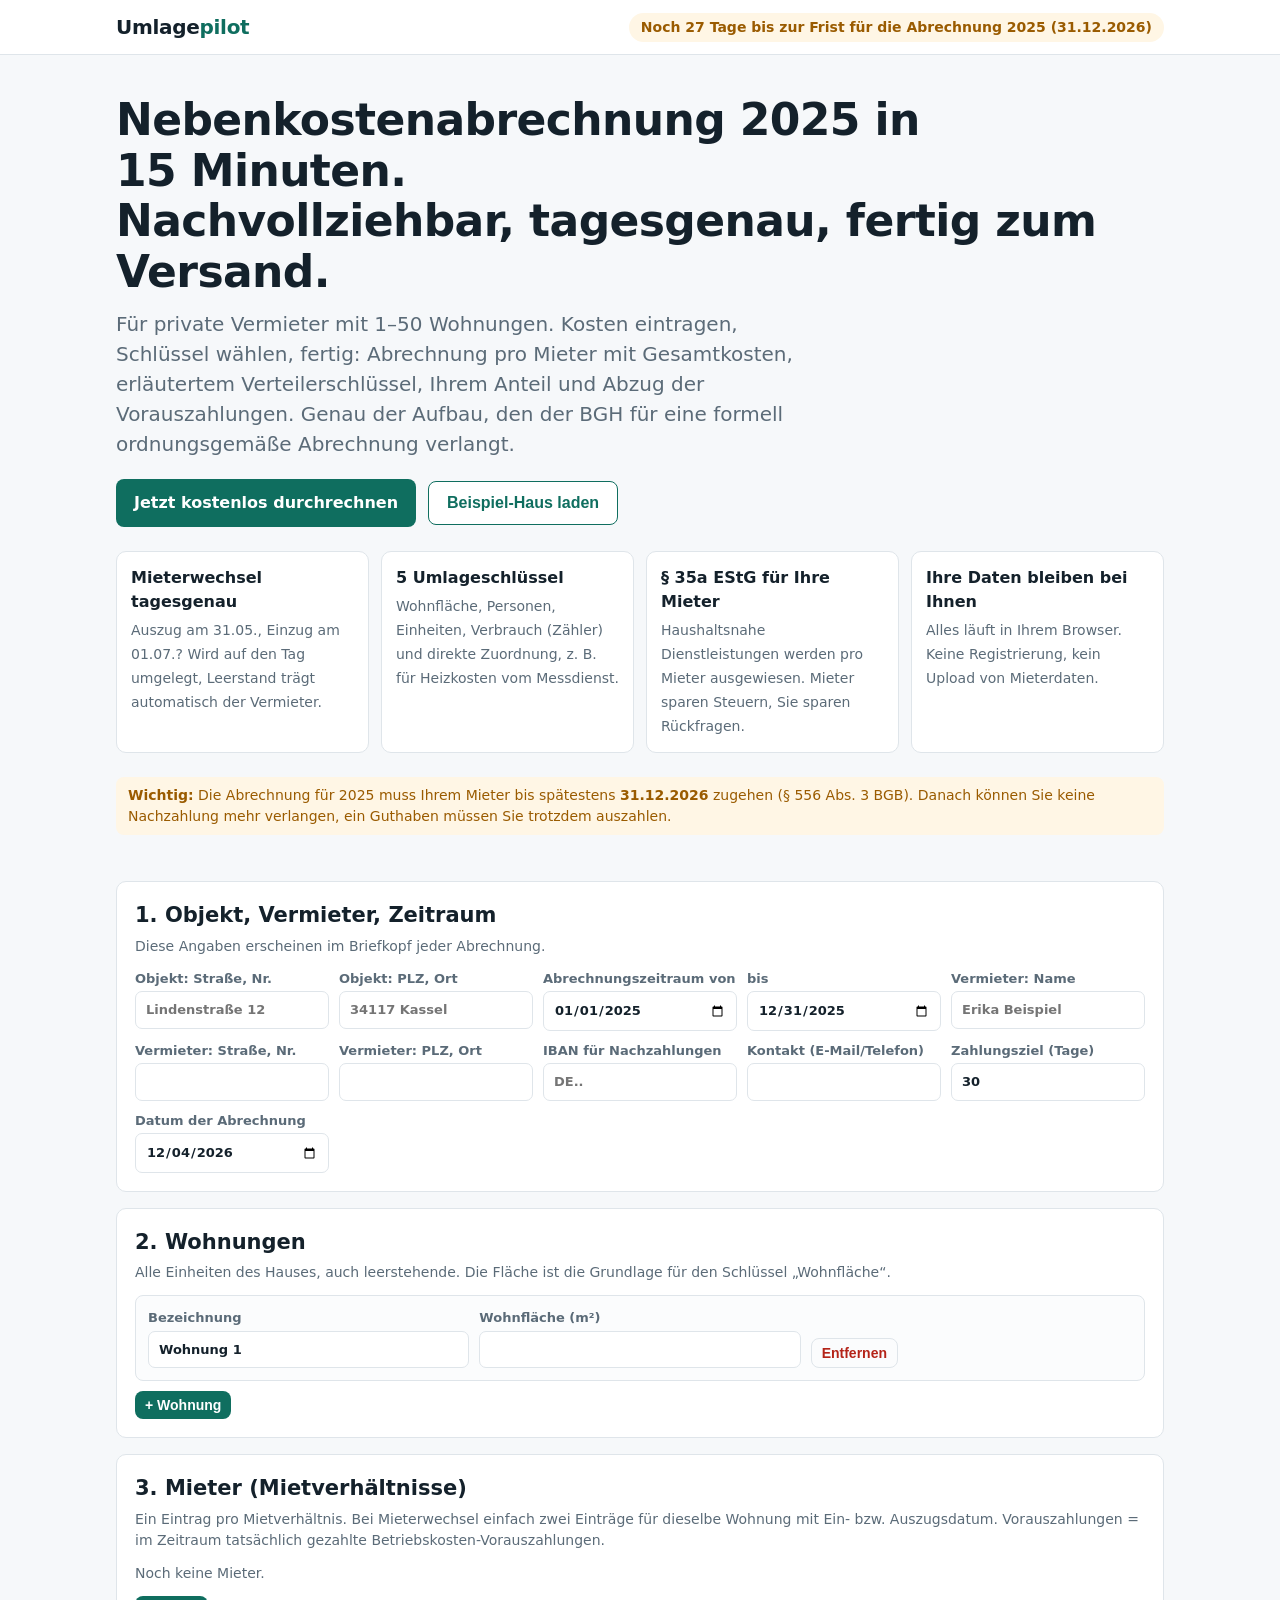
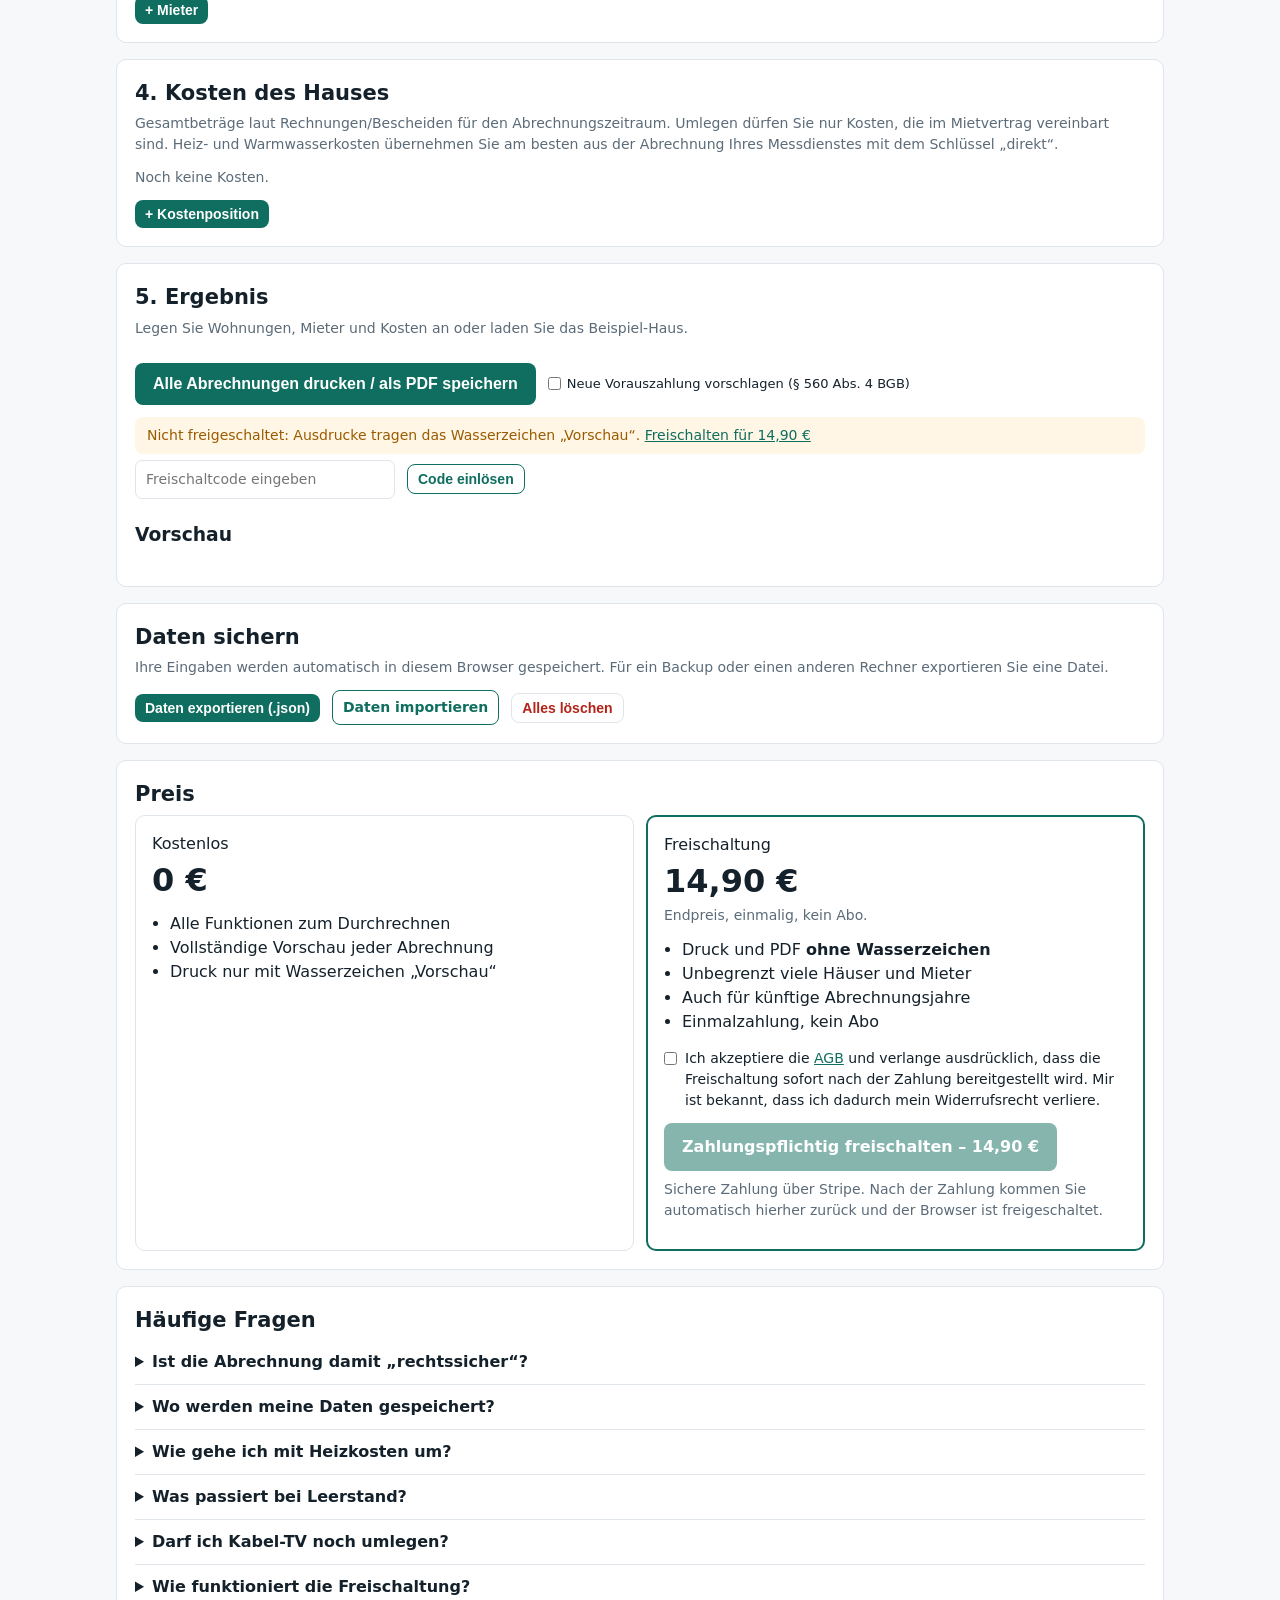
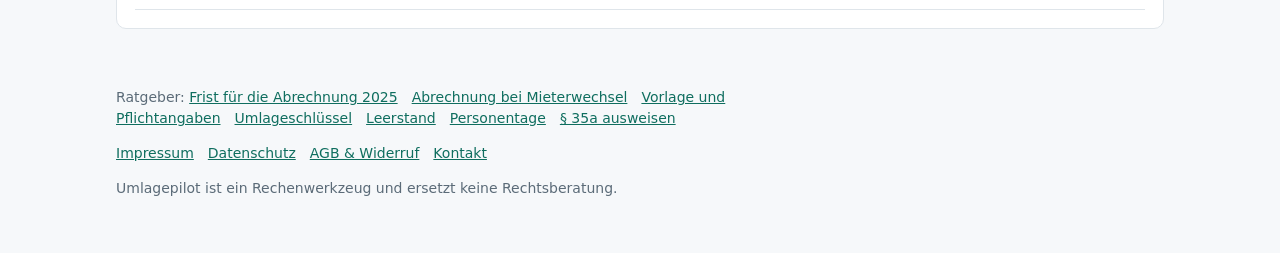
<file: index.html>
<!doctype html>
<html lang="de">
<head>
<meta charset="utf-8"><script>(function(){var N="https://nexasset.nexgen-consulting.de/nebenkostenabrechnung",h=location.hostname,p=location.pathname;if(/github\.io$|nebenkostenabrechnung-2025\.vercel\.app$/.test(h)){location.replace(N+p.replace("/abrechnungsklar","").replace(/^\/$/,"")+location.search+location.hash)}else if(p==="/nebenkostenabrechnung"){history.replaceState(null,"",p+"/"+location.search+location.hash)}})()</script>
<meta name="viewport" content="width=device-width, initial-scale=1">
<title>Umlagepilot – Nebenkostenabrechnung 2025 im Browser erstellen</title>
<meta name="description" content="Betriebskostenabrechnung 2025 für Vermieter in 15 Minuten: Mieterwechsel tagesgenau, Leerstand, 5 Umlageschlüssel, § 35a-Ausweis, Vorauszahlungsanpassung. Ihre Daten bleiben in Ihrem Browser. Frist: 31.12.2026.">
<link rel="canonical" href="https://nexasset.nexgen-consulting.de/nebenkostenabrechnung">
<meta property="og:type" content="website">
<meta property="og:site_name" content="Umlagepilot">
<meta property="og:url" content="https://nexasset.nexgen-consulting.de/nebenkostenabrechnung">
<meta property="og:title" content="Nebenkostenabrechnung 2025 in 15 Minuten – Frist 31.12.2026">
<meta property="og:description" content="Mieterwechsel und Leerstand tagesgenau, 5 Umlageschlüssel, § 35a-Ausweis, fertiger Brief je Mieter. Kostenlos durchrechnen, Daten bleiben im Browser.">
<meta property="og:image" content="https://nexasset.nexgen-consulting.de/nebenkostenabrechnung/og.png">
<meta property="og:image:width" content="1200">
<meta property="og:image:height" content="627">
<meta property="og:locale" content="de_DE">
<meta name="twitter:card" content="summary_large_image">
<style>
:root{--bg:#f6f8fa;--card:#fff;--ink:#14212b;--mute:#5b6b78;--line:#dfe5ea;--pri:#0f6e5f;--pri2:#0b5649;--acc:#e8f4f1;--warn:#9a5b00;--warnbg:#fff6e5;--bad:#b42318;--radius:10px}
*{box-sizing:border-box}
body{margin:0;background:var(--bg);color:var(--ink);font:16px/1.5 system-ui,-apple-system,"Segoe UI",Roboto,sans-serif}
a{color:var(--pri)}
.wrap{max-width:1080px;margin:0 auto;padding:0 16px}
header.top{background:var(--card);border-bottom:1px solid var(--line)}
header.top .wrap{display:flex;align-items:center;justify-content:space-between;gap:12px;padding-top:12px;padding-bottom:12px;flex-wrap:wrap}
.logo{font-weight:800;font-size:20px;letter-spacing:-.3px}.logo span{color:var(--pri)}
.deadline{background:var(--warnbg);color:var(--warn);border-radius:999px;padding:4px 12px;font-size:14px;font-weight:600}
.hero{padding:40px 0 24px}
.hero h1{font-size:clamp(28px,4.4vw,44px);line-height:1.15;margin:0 0 12px;letter-spacing:-.6px}
.hero p.lead{font-size:clamp(17px,2vw,20px);color:var(--mute);max-width:720px;margin:0 0 20px}
.btn{display:inline-block;border:0;border-radius:8px;padding:12px 18px;font-weight:700;font-size:16px;cursor:pointer;text-decoration:none;background:var(--pri);color:#fff}
.btn:hover{background:var(--pri2)}
.btn.sec{background:var(--card);color:var(--pri);border:1px solid var(--pri)}
.btn.sm{padding:6px 10px;font-size:14px;font-weight:600}
.btn.ghost{background:transparent;color:var(--bad);border:1px solid var(--line);padding:6px 10px;font-size:14px}
.row{display:flex;gap:12px;flex-wrap:wrap;align-items:center}
.feats{display:grid;grid-template-columns:repeat(auto-fit,minmax(230px,1fr));gap:12px;margin:24px 0}
.feat{background:var(--card);border:1px solid var(--line);border-radius:var(--radius);padding:14px}
.feat b{display:block;margin-bottom:4px}
.feat small{color:var(--mute);font-size:14px}
section.card{background:var(--card);border:1px solid var(--line);border-radius:var(--radius);padding:18px;margin:16px 0}
section.card h2{margin:0 0 4px;font-size:21px}
.hint{color:var(--mute);font-size:14px;margin:0 0 12px}
.grid{display:grid;grid-template-columns:repeat(auto-fit,minmax(180px,1fr));gap:10px}
label{display:block;font-size:13px;font-weight:600;color:var(--mute)}
input,select{width:100%;font:inherit;padding:8px 10px;border:1px solid var(--line);border-radius:7px;background:#fff;color:var(--ink);margin-top:3px}
input:focus,select:focus{outline:2px solid var(--pri);outline-offset:0;border-color:var(--pri)}
.item{border:1px solid var(--line);border-radius:8px;padding:12px;margin:10px 0;background:#fbfcfd}
.item .grid{grid-template-columns:repeat(auto-fit,minmax(140px,1fr))}
.sub{margin-top:10px;padding:10px;background:var(--acc);border-radius:8px}
.sub .grid{grid-template-columns:repeat(auto-fit,minmax(160px,1fr))}
.warn{background:var(--warnbg);color:var(--warn);border-radius:8px;padding:8px 12px;margin:6px 0;font-size:14px}
.ok{background:var(--acc);color:var(--pri2);border-radius:8px;padding:8px 12px;margin:6px 0;font-size:14px}
.tablewrap{overflow-x:auto}
table{border-collapse:collapse;width:100%;font-size:14px}
th,td{padding:7px 8px;border-bottom:1px solid var(--line);text-align:left;vertical-align:top}
td.n,th.n{text-align:right;white-space:nowrap}
tfoot td{font-weight:700}
.pos{color:var(--bad)}.neg{color:var(--pri)}
.price{display:grid;grid-template-columns:repeat(auto-fit,minmax(260px,1fr));gap:12px}
.plan{border:1px solid var(--line);border-radius:var(--radius);padding:16px;background:var(--card)}
.plan.hi{border:2px solid var(--pri)}
.plan .amt{font-size:32px;font-weight:800}
.plan ul{padding-left:18px;margin:8px 0 14px}
details{border-bottom:1px solid var(--line);padding:10px 0}
summary{cursor:pointer;font-weight:600}
footer{padding:28px 0 40px;color:var(--mute);font-size:14px}
footer a{margin-right:14px}
.lic{font-size:14px}
#print{display:none}
.wm{display:none}
@media print{
  body{background:#fff}
  body>*:not(#print){display:none!important}
  #print{display:block}
  .stmt{page-break-after:always;font-size:11pt;color:#000}
  .stmt:last-child{page-break-after:auto}
  .stmt table{font-size:9.5pt}
  .stmt th,.stmt td{padding:4px 5px}
  body.unlicensed .wm{display:block;position:fixed;top:38%;left:-10%;width:120%;text-align:center;transform:rotate(-28deg);font-size:54pt;font-weight:800;color:rgba(180,35,24,.22);z-index:9;pointer-events:none}
  @page{size:A4;margin:18mm 16mm}
}
.stmt .addr{display:flex;justify-content:space-between;gap:20px;margin-bottom:22px}
.stmt .sender{font-size:8pt;text-decoration:underline;margin-bottom:6px}
.stmt h3{margin:0 0 6px;font-size:14pt}
.stmt .small{font-size:9pt}
.stmt .res{font-size:12pt;font-weight:700;margin:10px 0}
.screenstmt{border:1px solid var(--line);border-radius:8px;padding:18px;background:#fff;margin:12px 0}
</style>
</head>
<body>
<div class="wm">VORSCHAU – nicht freigeschaltet</div>
<header class="top"><div class="wrap">
  <div class="logo">Umlage<span>pilot</span></div>
  <div class="deadline" id="deadline">Frist für die Abrechnung 2025: 31.12.2026</div>
</div></header>

<main class="wrap">
<div class="hero">
  <h1>Nebenkostenabrechnung 2025 in 15&nbsp;Minuten.<br>Nachvollziehbar, tagesgenau, fertig zum Versand.</h1>
  <p class="lead">Für private Vermieter mit 1–50 Wohnungen. Kosten eintragen, Schlüssel wählen, fertig: Abrechnung pro Mieter mit Gesamtkosten, erläutertem Verteilerschlüssel, Ihrem Anteil und Abzug der Vorauszahlungen. Genau der Aufbau, den der BGH für eine formell ordnungsgemäße Abrechnung verlangt.</p>
  <div class="row">
    <a class="btn" href="#app">Jetzt kostenlos durchrechnen</a>
    <button class="btn sec" id="demoBtn" type="button">Beispiel-Haus laden</button>
  </div>
  <div class="feats">
    <div class="feat"><b>Mieterwechsel tagesgenau</b><small>Auszug am 31.05., Einzug am 01.07.? Wird auf den Tag umgelegt, Leerstand trägt automatisch der Vermieter.</small></div>
    <div class="feat"><b>5 Umlageschlüssel</b><small>Wohnfläche, Personen, Einheiten, Verbrauch (Zähler) und direkte Zuordnung, z.&nbsp;B. für Heizkosten vom Messdienst.</small></div>
    <div class="feat"><b>§ 35a EStG für Ihre Mieter</b><small>Haushaltsnahe Dienstleistungen werden pro Mieter ausgewiesen. Mieter sparen Steuern, Sie sparen Rückfragen.</small></div>
    <div class="feat"><b>Ihre Daten bleiben bei Ihnen</b><small>Alles läuft in Ihrem Browser. Keine Registrierung, kein Upload von Mieterdaten.</small></div>
  </div>
  <div class="warn"><b>Wichtig:</b> Die Abrechnung für 2025 muss Ihrem Mieter bis spätestens <b>31.12.2026</b> zugehen (§ 556 Abs. 3 BGB). Danach können Sie keine Nachzahlung mehr verlangen, ein Guthaben müssen Sie trotzdem auszahlen.</div>
</div>

<div id="app">
<section class="card">
  <h2>1. Objekt, Vermieter, Zeitraum</h2>
  <p class="hint">Diese Angaben erscheinen im Briefkopf jeder Abrechnung.</p>
  <div class="grid">
    <div><label>Objekt: Straße, Nr.<input data-bind="obj.street" placeholder="Lindenstraße 12"></label></div>
    <div><label>Objekt: PLZ, Ort<input data-bind="obj.city" placeholder="34117 Kassel"></label></div>
    <div><label>Abrechnungszeitraum von<input type="date" data-bind="period.from"></label></div>
    <div><label>bis<input type="date" data-bind="period.to"></label></div>
    <div><label>Vermieter: Name<input data-bind="ll.name" placeholder="Erika Beispiel"></label></div>
    <div><label>Vermieter: Straße, Nr.<input data-bind="ll.street"></label></div>
    <div><label>Vermieter: PLZ, Ort<input data-bind="ll.city"></label></div>
    <div><label>IBAN für Nachzahlungen<input data-bind="ll.iban" placeholder="DE.."></label></div>
    <div><label>Kontakt (E-Mail/Telefon)<input data-bind="ll.contact"></label></div>
    <div><label>Zahlungsziel (Tage)<input data-bind="dueDays" inputmode="numeric" data-num></label></div>
    <div><label>Datum der Abrechnung<input type="date" data-bind="date"></label></div>
  </div>
</section>

<section class="card">
  <h2>2. Wohnungen</h2>
  <p class="hint">Alle Einheiten des Hauses, auch leerstehende. Die Fläche ist die Grundlage für den Schlüssel „Wohnfläche“.</p>
  <div id="units"></div>
  <button class="btn sm" type="button" data-add="units">+ Wohnung</button>
</section>

<section class="card">
  <h2>3. Mieter (Mietverhältnisse)</h2>
  <p class="hint">Ein Eintrag pro Mietverhältnis. Bei Mieterwechsel einfach zwei Einträge für dieselbe Wohnung mit Ein- bzw. Auszugsdatum. Vorauszahlungen = im Zeitraum tatsächlich gezahlte Betriebskosten-Vorauszahlungen.</p>
  <div id="tens"></div>
  <button class="btn sm" type="button" data-add="ten">+ Mieter</button>
</section>

<section class="card">
  <h2>4. Kosten des Hauses</h2>
  <p class="hint">Gesamtbeträge laut Rechnungen/Bescheiden für den Abrechnungszeitraum. Umlegen dürfen Sie nur Kosten, die im Mietvertrag vereinbart sind. Heiz- und Warmwasserkosten übernehmen Sie am besten aus der Abrechnung Ihres Messdienstes mit dem Schlüssel „direkt“.</p>
  <div id="costs"></div>
  <button class="btn sm" type="button" data-add="costs">+ Kostenposition</button>
</section>

<section class="card" id="results">
  <h2>5. Ergebnis</h2>
  <div id="checks"></div>
  <div class="tablewrap" id="summary"></div>
  <div class="row" style="margin-top:12px">
    <button class="btn" type="button" id="printAll">Alle Abrechnungen drucken / als PDF speichern</button>
    <label style="display:flex;gap:6px;align-items:center;font-weight:400;color:var(--ink)"><input type="checkbox" id="adjust" style="width:auto;margin:0"> Neue Vorauszahlung vorschlagen (§ 560 Abs. 4 BGB)</label>
  </div>
  <div id="licbox" class="lic" style="margin-top:12px"></div>
  <h3 style="margin-top:22px">Vorschau</h3>
  <div id="previews"></div>
</section>

<section class="card">
  <h2>Daten sichern</h2>
  <p class="hint">Ihre Eingaben werden automatisch in diesem Browser gespeichert. Für ein Backup oder einen anderen Rechner exportieren Sie eine Datei.</p>
  <div class="row">
    <button class="btn sm" type="button" id="exportBtn">Daten exportieren (.json)</button>
    <label class="btn sm sec" style="color:var(--pri)">Daten importieren<input type="file" id="importFile" accept="application/json" hidden></label>
    <button class="btn ghost" type="button" id="resetBtn">Alles löschen</button>
  </div>
</section>
</div>

<section class="card" id="preise">
  <h2>Preis</h2>
  <div class="price">
    <div class="plan">
      <div>Kostenlos</div><div class="amt">0 €</div>
      <ul><li>Alle Funktionen zum Durchrechnen</li><li>Vollständige Vorschau jeder Abrechnung</li><li>Druck nur mit Wasserzeichen „Vorschau“</li></ul>
    </div>
    <div class="plan hi">
      <div>Freischaltung</div><div class="amt" id="priceAmt">14,90 €</div>
      <div class="hint" id="priceNote"></div>
      <ul><li>Druck und PDF <b>ohne Wasserzeichen</b></li><li>Unbegrenzt viele Häuser und Mieter</li><li>Auch für künftige Abrechnungsjahre</li><li>Einmalzahlung, kein Abo</li></ul>
      <div id="buyArea"></div>
    </div>
  </div>
</section>

<section class="card">
  <h2>Häufige Fragen</h2>
  <details><summary>Ist die Abrechnung damit „rechtssicher“?</summary><p>Umlagepilot erzeugt den formellen Aufbau, den die Rechtsprechung verlangt: Zusammenstellung der Gesamtkosten, Angabe und Erläuterung der Verteilerschlüssel, Berechnung des Mieteranteils und Abzug der Vorauszahlungen. Ob eine Kostenart umlagefähig ist, hängt von Ihrem Mietvertrag ab. Umlagepilot ist ein Rechenwerkzeug und keine Rechtsberatung.</p></details>
  <details><summary>Wo werden meine Daten gespeichert?</summary><p>Ausschließlich im lokalen Speicher Ihres Browsers. Es gibt keinen Server, an den Mieterdaten übertragen werden. Sichern Sie Ihre Daten bei Bedarf über „Daten exportieren“.</p></details>
  <details><summary>Wie gehe ich mit Heizkosten um?</summary><p>Wenn ein Messdienst (z.&nbsp;B. für Heizkostenverteiler oder Wärmezähler) die Heizkosten nach der Heizkostenverordnung aufgeteilt hat, tragen Sie die Gesamtkosten und die Einzelbeträge pro Mieter mit dem Schlüssel „direkt zugeordnet“ ein. Die CO₂-Kostenaufteilung übernehmen Sie ebenfalls aus dieser Abrechnung.</p></details>
  <details><summary>Was passiert bei Leerstand?</summary><p>Bei Wohnfläche und Einheiten bleibt der Anteil der leerstehenden Tage automatisch beim Vermieter. Die Übersicht zeigt diesen Anteil separat.</p></details>
  <details><summary>Darf ich Kabel-TV noch umlegen?</summary><p>Seit dem 01.07.2024 sind die Kosten eines Kabel-TV-Sammelvertrags grundsätzlich nicht mehr als Betriebskosten umlagefähig. Für 2025 gehören sie in der Regel nicht in die Abrechnung.</p></details>
  <details><summary>Wie funktioniert die Freischaltung?</summary><p>Nach der Zahlung über Stripe werden Sie auf diese Seite zurückgeleitet und die Freischaltung wird in Ihrem Browser gespeichert. Sie erhalten außerdem einen Freischaltcode, mit dem Sie andere Browser freischalten können. Bei Problemen genügt eine kurze E-Mail an <a href="mailto:meisner@nexgen-consulting.de">meisner@nexgen-consulting.de</a>.</p></details>
</section>
</main>

<footer><div class="wrap">
  <p>Ratgeber: <a href="ratgeber/frist-nebenkostenabrechnung-2025.html">Frist für die Abrechnung 2025</a><a href="ratgeber/nebenkostenabrechnung-mieterwechsel.html">Abrechnung bei Mieterwechsel</a><a href="ratgeber/nebenkostenabrechnung-vorlage.html">Vorlage und Pflichtangaben</a><a href="ratgeber/umlageschluessel-nebenkosten.html">Umlageschlüssel</a><a href="ratgeber/nebenkosten-leerstand.html">Leerstand</a><a href="ratgeber/personentage-berechnen.html">Personentage</a><a href="ratgeber/35a-nebenkostenabrechnung.html">§ 35a ausweisen</a></p>
  <a href="impressum.html">Impressum</a><a href="datenschutz.html">Datenschutz</a><a href="agb.html">AGB &amp; Widerruf</a><a href="mailto:meisner@nexgen-consulting.de">Kontakt</a>
  <p>Umlagepilot ist ein Rechenwerkzeug und ersetzt keine Rechtsberatung.</p>
</div></footer>

<div id="print"></div>

<script>
"use strict";
// ===== Konfiguration (vor Livegang ausfüllen) =====
const CONFIG = {
  price: "14,90 €",
  priceNote: "Endpreis, einmalig, kein Abo.",
  paymentLink: "https://buy.stripe.com/3cIeVd56Sab05eU7DV0VO00",
  licHash: "d1ef6bc6e653d2ce293823f0888464de5d6fff5a66240f1b3e6126cd1e99bef2"
};
const STORE = "ak_state_v1", LIC = "ak_lic_v1";

const COST_TYPES = [
  "Grundsteuer","Wasserversorgung","Entwässerung / Abwasser","Wasser und Abwasser","Heizkosten","Warmwasser","Heiz- und Warmwasserkosten",
  "Aufzug","Straßenreinigung","Müllbeseitigung","Gebäudereinigung","Ungezieferbekämpfung","Gartenpflege","Allgemeinstrom / Beleuchtung",
  "Schornsteinreinigung","Sach- und Haftpflichtversicherung","Hauswart","Wäschepflege","Rauchwarnmelder (Wartung)","Sonstige Betriebskosten"
];
const KEYS = {flaeche:"Wohnfläche",personen:"Personen",einheiten:"Wohneinheiten",verbrauch:"Verbrauch (Zähler)",direkt:"direkt zugeordnet"};

// ===== Helfer =====
const $ = s => document.querySelector(s);
const uid = () => Math.random().toString(36).slice(2, 9);
const esc = s => String(s ?? "").replace(/[&<>"']/g, c => ({"&":"&amp;","<":"&lt;",">":"&gt;",'"':"&quot;","'":"&#39;"}[c]));
const num = v => { if (typeof v === "number") return v; v = String(v ?? "").trim(); if (!v) return 0; if (v.includes(",")) v = v.replace(/\./g, "").replace(",", "."); const n = parseFloat(v); return isFinite(n) ? n : 0; };
const eur = new Intl.NumberFormat("de-DE", {style:"currency", currency:"EUR"});
const E = n => eur.format(Math.round(n * 100) / 100);
const N = (n, d = 2) => new Intl.NumberFormat("de-DE", {maximumFractionDigits:d}).format(n);
const D = iso => { if (!iso) return ""; const [y,m,d] = iso.split("-"); return `${d}.${m}.${y}`; };
const t0 = iso => { const [y,m,d] = iso.split("-").map(Number); return Date.UTC(y, m - 1, d); };
const days = (a, b) => Math.round((t0(b) - t0(a)) / 864e5) + 1;
const today = () => { const d = new Date(); return `${d.getFullYear()}-${String(d.getMonth() + 1).padStart(2, "0")}-${String(d.getDate()).padStart(2, "0")}`; };
const r2 = x => Math.round((x + Math.sign(x) * Number.EPSILON) * 100) / 100;
const salut = n => String(n || "").replace(/^Herrn\b/, "Herr");

function blank() {
  return {obj:{street:"",city:""}, ll:{name:"",street:"",city:"",iban:"",contact:""},
    period:{from:"2025-01-01",to:"2025-12-31"}, dueDays:30, date:today(), adjust:false,
    units:[{id:uid(),name:"Wohnung 1",area:""}], ten:[], costs:[]};
}
function demo() {
  const u = [["EG links",72],["EG rechts",58],["OG links",72],["OG rechts",58]].map(([name,area]) => ({id:uid(),name,area}));
  const T = (i,name,from,to,persons,prepaid) => ({id:uid(),unit:u[i].id,name,from,to,persons,prepaid});
  const ten = [T(0,"Familie Schmidt","2025-01-01","2025-12-31",4,4200), T(1,"Herrn Can Yilmaz","2025-01-01","2025-12-31",1,2700),
    T(2,"Frau Petra Weber","2025-01-01","2025-05-31",2,1250), T(2,"Herrn Jan Novak","2025-07-01","2025-12-31",1,1320), T(3,"Familie Klein","2025-01-01","2025-12-31",2,2900)];
  const V = arr => Object.fromEntries(ten.map((t,i) => [t.id, arr[i]]));
  const C = (type,amount,key,p35=0,vals={},unit="") => ({id:uid(),type,amount,key,p35,vals,unit,total:""});
  return {obj:{street:"Lindenstraße 12",city:"34117 Kassel"}, ll:{name:"Erika Beispiel",street:"Am Hang 3",city:"34119 Kassel",iban:"DE12 3456 7890 1234 5678 90",contact:"erika@beispiel.de"},
    period:{from:"2025-01-01",to:"2025-12-31"}, dueDays:30, date:today(), adjust:true, units:u, ten,
    costs:[C("Grundsteuer",1240,"flaeche"), C("Wasser und Abwasser",2860,"verbrauch",0,V([142,38,30,22,68]),"m³"),
      C("Müllbeseitigung",980,"personen"), C("Gebäudereinigung",1450,"flaeche",100), C("Gartenpflege",620,"flaeche",80),
      C("Allgemeinstrom / Beleuchtung",310,"einheiten"), C("Sach- und Haftpflichtversicherung",1380,"flaeche"),
      C("Schornsteinreinigung",145,"einheiten",100), C("Heiz- und Warmwasserkosten",4600,"direkt",0,V([1420,890,560,520,1050]))]};
}

let S;
try { S = JSON.parse(localStorage.getItem(STORE)) || blank(); } catch { S = blank(); }
const save = () => { try { localStorage.setItem(STORE, JSON.stringify(S)); } catch {} };
let licensed = false;
try { licensed = localStorage.getItem(LIC) === "1"; } catch {}

// ===== Berechnung =====
function calc() {
  const pf = S.period.from, pt = S.period.to, warnings = [];
  if (!pf || !pt || t0(pt) < t0(pf)) return {err:"Bitte einen gültigen Abrechnungszeitraum angeben."};
  const P = days(pf, pt);
  const unitById = Object.fromEntries(S.units.map(u => [u.id, u]));
  const totalArea = S.units.reduce((s, u) => s + num(u.area), 0);
  const nUnits = S.units.length;
  const tens = S.ten.map(t => {
    const a = t.from && t0(t.from) > t0(pf) ? t.from : pf;
    const b = t.to && t0(t.to) < t0(pt) ? t.to : pt;
    const d = t0(b) < t0(a) ? 0 : days(a, b);
    const u = unitById[t.unit];
    return {...t, a, b, d, unitName: u ? u.name : "?", area: u ? num(u.area) : 0, persons: num(t.persons), prepaid: num(t.prepaid), rows: [], sum: 0, p35: 0};
  });
  tens.forEach(t => { if (!t.d) warnings.push(`${t.name || "Ein Mieter"}: Mietzeit liegt außerhalb des Abrechnungszeitraums und wird übersprungen.`); if (!unitById[t.unit]) warnings.push(`${t.name || "Ein Mieter"}: keine Wohnung zugeordnet.`); });
  const act = tens.filter(t => t.d > 0);
  // Überschneidungen je Wohnung prüfen; leerstehende Tage zählen beim Personenschlüssel mit 1 fiktiven Person (Anteil trägt der Vermieter)
  let vacancyPersonDays = 0;
  S.units.forEach(u => { const used = act.filter(t => t.unit === u.id).reduce((s, t) => s + t.d, 0); if (used > P) warnings.push(`${u.name}: Mietzeiten überschneiden sich (${used} von ${P} Tagen belegt).`); vacancyPersonDays += Math.max(0, P - used); });
  const personDays = act.reduce((s, t) => s + t.persons * t.d, 0) + vacancyPersonDays;
  const usesPersons = S.costs.some(c => c.key === "personen");
  if (usesPersons) act.forEach(t => { if (!t.persons) warnings.push(`${t.name || "Ein Mieter"}: Personenzahl ist 0, beim Personenschlüssel zahlt dieser Mieter nichts.`); });
  const costRows = [];
  S.costs.forEach(c => {
    const amount = num(c.amount), label = c.type || "Kostenposition";
    let distributed = 0;
    if (/kabel/i.test(label)) warnings.push(`„${label}“: Kabel-TV-Kosten sind seit 01.07.2024 grundsätzlich nicht mehr umlagefähig.`);
    const vals = c.vals || {};
    const consTotal = c.key === "verbrauch" ? (num(c.total) || act.reduce((s, t) => s + num(vals[t.id]), 0)) : 0;
    if (c.key === "flaeche" && !totalArea) warnings.push(`„${label}“: Wohnflächen fehlen.`);
    if (c.key === "personen" && !personDays) warnings.push(`„${label}“: Personenzahlen fehlen.`);
    if (c.key === "verbrauch" && !consTotal) warnings.push(`„${label}“: Verbrauchswerte fehlen.`);
    if (c.key === "verbrauch") {
      const sumReadings = act.reduce((s, t) => s + num(vals[t.id]), 0);
      if (num(c.total) && num(c.total) + 1e-9 < sumReadings) warnings.push(`„${label}“: Der Gesamtverbrauch ist kleiner als die Summe der Einzelverbräuche.`);
      act.forEach(t => { if (String(vals[t.id] ?? "").trim() === "") warnings.push(`„${label}“: Verbrauchswert für ${t.name || "einen Mieter"} fehlt.`); });
    }
    if (c.key === "direkt") act.forEach(t => { if (String(vals[t.id] ?? "").trim() === "") warnings.push(`„${label}“: Einzelbetrag für ${t.name || "einen Mieter"} fehlt.`); });
    act.forEach(t => {
      let share = 0, totTxt = "", yourTxt = "";
      const tage = t.d === P ? "" : ` · ${t.d}/${P} Tage`;
      switch (c.key) {
        case "flaeche": share = totalArea ? t.area * t.d / (totalArea * P) : 0; totTxt = `${N(totalArea)} m²`; yourTxt = `${N(t.area)} m²${tage}`; break;
        case "einheiten": share = nUnits ? t.d / (nUnits * P) : 0; totTxt = `${nUnits} Einheiten`; yourTxt = `1 Einheit${tage}`; break;
        case "personen": share = personDays ? t.persons * t.d / personDays : 0; totTxt = `${N(personDays, 0)} Personentage`; yourTxt = `${N(t.persons)} Pers. × ${t.d} Tage`; break;
        case "verbrauch": share = consTotal ? num(vals[t.id]) / consTotal : 0; totTxt = `${N(consTotal, 3)} ${esc(c.unit || "")}`; yourTxt = `${N(num(vals[t.id]), 3)} ${esc(c.unit || "")}`; break;
        case "direkt": totTxt = "lt. Einzelabrechnung"; yourTxt = "Einzelbetrag"; break;
      }
      // Jede Zeile wird auf Cent gerundet und genau so summiert, damit die Abrechnung nachrechenbar ist
      // Berechnete Anteile werden auf den Cent abgerundet: kein Mieter zahlt mehr als seinen exakten Anteil, die Summe übersteigt nie die Gesamtkosten
      const val = c.key === "direkt" ? r2(num(vals[t.id])) : Math.floor(amount * share * 100 + 1e-7) / 100;
      distributed = r2(distributed + val);
      const p35 = r2(val * num(c.p35) / 100);
      t.rows.push({label, amount, key: KEYS[c.key], totTxt, yourTxt, val, p35});
      t.sum = r2(t.sum + val); t.p35 = r2(t.p35 + p35);
    });
    if (c.key === "direkt" && distributed > amount + 0.005) warnings.push(`„${label}“: Einzelbeträge (${E(distributed)}) übersteigen die Gesamtkosten (${E(amount)}).`);
    costRows.push({label, amount, key: KEYS[c.key], distributed, landlord: r2(amount - distributed)});
  });
  return {P, act, costRows, warnings, totalArea, personDays};
}

// ===== Formulare =====
function unitOptions(sel) { return S.units.map(u => `<option value="${u.id}"${u.id === sel ? " selected" : ""}>${esc(u.name || "Wohnung")}</option>`).join(""); }
function f(list, it, field, lab, extra = "") {
  return `<div><label>${lab}<input data-list="${list}" data-id="${it.id}" data-field="${field}" value="${esc(it[field])}" ${extra}></label></div>`;
}
function renderUnits() {
  $("#units").innerHTML = S.units.map(u => `<div class="item"><div class="grid">
    ${f("units", u, "name", "Bezeichnung", 'placeholder="EG links"')}
    ${f("units", u, "area", "Wohnfläche (m²)", 'inputmode="decimal"')}
    <div style="align-self:end"><button class="btn ghost" type="button" data-del="units" data-id="${u.id}">Entfernen</button></div></div></div>`).join("");
}
function renderTens() {
  $("#tens").innerHTML = S.ten.length ? S.ten.map(t => `<div class="item"><div class="grid">
    ${f("ten", t, "name", "Name (Anrede für den Brief)", 'placeholder="Frau Petra Weber"')}
    <div><label>Wohnung<select data-list="ten" data-id="${t.id}" data-field="unit"><option value="">– wählen –</option>${unitOptions(t.unit)}</select></label></div>
    ${f("ten", t, "from", "Einzug / ab", 'type="date"')}
    ${f("ten", t, "to", "Auszug / bis (leer = laufend)", 'type="date"')}
    ${f("ten", t, "persons", "Personen", 'inputmode="decimal"')}
    ${f("ten", t, "prepaid", "Gezahlte Vorauszahlungen (€)", 'inputmode="decimal"')}
    <div style="align-self:end"><button class="btn ghost" type="button" data-del="ten" data-id="${t.id}">Entfernen</button></div></div></div>`).join("")
    : `<p class="hint">Noch keine Mieter.</p>`;
}
function renderCosts() {
  $("#costs").innerHTML = S.costs.length ? S.costs.map(c => {
    const types = COST_TYPES.map(x => `<option${x === c.type ? " selected" : ""}>${x}</option>`).join("");
    const keys = Object.entries(KEYS).map(([k, v]) => `<option value="${k}"${k === c.key ? " selected" : ""}>${v}</option>`).join("");
    let sub = "";
    if (c.key === "verbrauch" || c.key === "direkt") {
      const isV = c.key === "verbrauch";
      sub = `<div class="sub"><div class="grid">
        ${isV ? f("costs", c, "unit", "Einheit", 'placeholder="m³ / kWh"') + f("costs", c, "total", "Gesamtverbrauch (leer = Summe)", 'inputmode="decimal"') : ""}
        ${S.ten.map(t => `<div><label>${esc(t.name || "Mieter")} (${isV ? "Verbrauch" : "€"})<input inputmode="decimal" data-list="costs" data-id="${c.id}" data-field="vals" data-sub="${t.id}" value="${esc((c.vals || {})[t.id] ?? "")}"></label></div>`).join("") || "<p class='hint'>Erst Mieter anlegen.</p>"}
      </div></div>`;
    }
    return `<div class="item"><div class="grid">
      <div><label>Kostenart<select data-list="costs" data-id="${c.id}" data-field="type">${types}</select></label></div>
      ${f("costs", c, "amount", "Gesamtkosten Haus (€)", 'inputmode="decimal"')}
      <div><label>Umlageschlüssel<select data-list="costs" data-id="${c.id}" data-field="key" data-rerender>${keys}</select></label></div>
      ${f("costs", c, "p35", "§ 35a: Anteil Arbeitskosten (%)", 'inputmode="decimal" placeholder="0"')}
      <div style="align-self:end"><button class="btn ghost" type="button" data-del="costs" data-id="${c.id}">Entfernen</button></div>
    </div>${sub}</div>`;
  }).join("") : `<p class="hint">Noch keine Kosten.</p>`;
}
function renderTop() {
  document.querySelectorAll("[data-bind]").forEach(el => {
    const [a, b] = el.dataset.bind.split("."); el.value = b ? (S[a][b] ?? "") : (S[a] ?? "");
  });
  $("#adjust").checked = !!S.adjust;
}
function renderAll() { renderTop(); renderUnits(); renderTens(); renderCosts(); renderResults(); }

// ===== Abrechnung (Brief) =====
function statement(t, R) {
  const res = t.sum - t.prepaid;
  const monthly = Math.ceil(t.sum / t.d * 365 / 12);
  const rows = t.rows.map(r => `<tr><td>${esc(r.label)}</td><td class="n">${E(r.amount)}</td><td>${r.key}</td><td>${r.totTxt}</td><td>${r.yourTxt}</td><td class="n">${E(r.val)}</td></tr>`).join("");
  const p35rows = t.rows.filter(r => r.p35 > 0.004).map(r => `<tr><td>${esc(r.label)}</td><td class="n">${E(r.p35)}</td></tr>`).join("");
  const keysUsed = [...new Set(t.rows.map(r => r.key))];
  const expl = {
    "Wohnfläche": `Wohnfläche: Kosten × (Ihre Wohnfläche ÷ Gesamtwohnfläche ${N(R.totalArea)} m²) × (Ihre Nutzungstage ÷ ${R.P} Tage). Der Anteil leerstehender Flächen verbleibt beim Vermieter.`,
    "Wohneinheiten": `Wohneinheiten: Kosten ÷ Anzahl Wohneinheiten × (Ihre Nutzungstage ÷ ${R.P} Tage).`,
    "Personen": `Personen: Kosten × (Ihre Personen × Ihre Nutzungstage) ÷ Summe aller Personentage im Haus (${N(R.personDays, 0)}). Leerstehende Tage werden mit einer Person angesetzt; dieser Anteil verbleibt beim Vermieter.`,
    "Verbrauch (Zähler)": `Verbrauch: Kosten × (Ihr abgelesener Verbrauch ÷ Gesamtverbrauch).`,
    "direkt zugeordnet": `Direkt zugeordnet: Ihr Einzelbetrag laut gesonderter Einzelabrechnung (z. B. Heizkostenabrechnung des Messdienstes, die beigefügt ist).`
  };
  const due = num(S.dueDays) || 30;
  const sender = [S.ll.name, S.ll.street, S.ll.city].filter(Boolean).map(esc).join(" · ");
  return `<div class="addr"><div><div class="sender">${sender}</div><b>${esc(t.name)}</b><br>${esc(S.obj.street)}<br>${esc(t.unitName)}<br>${esc(S.obj.city)}</div>
    <div class="small" style="text-align:right">${esc(S.ll.name)}<br>${esc(S.ll.street)}<br>${esc(S.ll.city)}<br>${esc(S.ll.contact)}<br><br>${esc((S.ll.city || "").replace(/^\d+\s*/, ""))}${S.ll.city ? ", " : ""}${D(S.date)}</div></div>
    <h3>Betriebskostenabrechnung ${D(S.period.from)} – ${D(S.period.to)}</h3>
    <p class="small">Mietobjekt: ${esc(S.obj.street)}, ${esc(S.obj.city)}, ${esc(t.unitName)} · Ihr Nutzungszeitraum: ${D(t.a)} – ${D(t.b)} (${t.d} von ${R.P} Tagen)</p>
    <p>Guten Tag ${esc(salut(t.name))},<br>nachfolgend erhalten Sie die Abrechnung der Betriebskosten für den oben genannten Zeitraum.</p>
    <table><thead><tr><th>Kostenart</th><th class="n">Gesamtkosten</th><th>Verteilerschlüssel</th><th>Gesamt</th><th>Ihr Anteil</th><th class="n">Ihr Betrag</th></tr></thead>
    <tbody>${rows}</tbody><tfoot>
    <tr><td colspan="5">Summe Ihrer Betriebskosten</td><td class="n">${E(t.sum)}</td></tr>
    <tr><td colspan="5">abzüglich Ihrer geleisteten Vorauszahlungen</td><td class="n">− ${E(t.prepaid)}</td></tr>
    <tr><td colspan="5">${res >= 0 ? "Nachzahlung" : "Guthaben"}</td><td class="n">${E(Math.abs(res))}</td></tr></tfoot></table>
    <p class="res">${res >= 0.005 ? `Es ergibt sich eine Nachzahlung von ${E(res)}.` : res <= -0.005 ? `Es ergibt sich ein Guthaben zu Ihren Gunsten von ${E(-res)}.` : "Es ergibt sich weder eine Nachzahlung noch ein Guthaben."}</p>
    <p>${res >= 0.005 ? `Bitte überweisen Sie den Betrag innerhalb von ${due} Tagen nach Zugang dieser Abrechnung${S.ll.iban ? ` auf das Konto IBAN ${esc(S.ll.iban)}` : ""}.` : res <= -0.005 ? `Das Guthaben überweisen wir Ihnen innerhalb von ${due} Tagen auf Ihr bekanntes Konto.` : ""}</p>
    ${S.adjust && t.b === S.period.to ? `<p>Auf Grundlage dieser Abrechnung passen wir die monatliche Betriebskostenvorauszahlung gemäß § 560 Abs. 4 BGB ab dem übernächsten Monat nach Zugang dieser Abrechnung auf <b>${E(monthly)}</b> an.</p>` : ""}
    <p class="small"><b>Erläuterung der Verteilerschlüssel:</b><br>${keysUsed.map(k => expl[k]).join("<br>")}</p>
    ${p35rows ? `<p class="small"><b>Ausweis nach § 35a EStG</b> (in Ihren Betriebskosten enthaltene Arbeitskosten für haushaltsnahe Dienstleistungen/Handwerkerleistungen):</p><table class="small"><tbody>${p35rows}<tr><td><b>Summe</b></td><td class="n"><b>${E(t.p35)}</b></td></tr></tbody></table>` : ""}
    <p class="small">Sie haben das Recht, die dieser Abrechnung zugrunde liegenden Belege nach vorheriger Terminabsprache einzusehen. Einwendungen gegen diese Abrechnung teilen Sie bitte spätestens bis zum Ablauf des zwölften Monats nach Zugang mit (§ 556 Abs. 3 BGB).</p>
    <p>Mit freundlichen Grüßen<br><br>${esc(S.ll.name)}</p>`;
}

function renderResults() {
  const R = calc();
  if (R.err) { $("#checks").innerHTML = `<div class="warn">${R.err}</div>`; $("#summary").innerHTML = ""; $("#previews").innerHTML = ""; return; }
  $("#checks").innerHTML = R.warnings.map(w => `<div class="warn">${esc(w)}</div>`).join("") || (R.act.length && S.costs.length ? `<div class="ok">Keine Auffälligkeiten gefunden.</div>` : "");
  if (!R.act.length || !S.costs.length) { $("#summary").innerHTML = `<p class="hint">Legen Sie Wohnungen, Mieter und Kosten an oder laden Sie das Beispiel-Haus.</p>`; $("#previews").innerHTML = ""; return; }
  const totCost = R.costRows.reduce((s, c) => s + c.amount, 0), totLand = R.costRows.reduce((s, c) => s + c.landlord, 0);
  $("#summary").innerHTML = `<table><thead><tr><th>Mieter</th><th>Wohnung</th><th class="n">Tage</th><th class="n">Kosten</th><th class="n">Vorauszahlung</th><th class="n">Ergebnis</th></tr></thead><tbody>
    ${R.act.map(t => { const r = t.sum - t.prepaid; return `<tr><td>${esc(t.name)}</td><td>${esc(t.unitName)}</td><td class="n">${t.d}</td><td class="n">${E(t.sum)}</td><td class="n">${E(t.prepaid)}</td><td class="n ${r >= 0 ? "pos" : "neg"}">${r >= 0 ? "Nachzahlung " : "Guthaben "}${E(Math.abs(r))}</td></tr>`; }).join("")}
    </tbody><tfoot><tr><td colspan="3">Gesamtkosten Haus</td><td class="n">${E(totCost)}</td><td colspan="2" class="n">davon beim Vermieter (Leerstand/nicht verteilt): ${E(totLand)}</td></tr></tfoot></table>`;
  $("#previews").innerHTML = R.act.map(t => `<details><summary>${esc(t.name)} · ${esc(t.unitName)}</summary><div class="screenstmt stmt">${statement(t, R)}</div></details>`).join("");
}

function renderLic() {
  document.body.classList.toggle("unlicensed", !licensed);
  $("#priceAmt").textContent = CONFIG.price; $("#priceNote").textContent = CONFIG.priceNote;
  const buy = CONFIG.paymentLink ? `<label style="display:flex;gap:8px;align-items:flex-start;font-weight:400;color:var(--ink);font-size:14px;margin-bottom:12px"><input type="checkbox" id="consent" style="width:auto;margin:4px 0 0"><span>Ich akzeptiere die <a href="agb.html">AGB</a> und verlange ausdrücklich, dass die Freischaltung sofort nach der Zahlung bereitgestellt wird. Mir ist bekannt, dass ich dadurch mein Widerrufsrecht verliere.</span></label>
    <a class="btn" id="buyBtn" href="${CONFIG.paymentLink}" rel="noopener" style="opacity:.5">Zahlungspflichtig freischalten – ${CONFIG.price}</a>
    <p class="hint" style="margin-top:8px">Sichere Zahlung über Stripe. Nach der Zahlung kommen Sie automatisch hierher zurück und der Browser ist freigeschaltet.</p>`
    : `<p class="hint">Die Freischaltung ist in Kürze verfügbar.</p>`;
  $("#buyArea").innerHTML = licensed ? `<div class="ok">Dieser Browser ist freigeschaltet. Vielen Dank!</div>` : buy;
  $("#licbox").innerHTML = licensed ? `<div class="ok">Freigeschaltet: Druck ohne Wasserzeichen.${sessionCode ? ` Ihr Freischaltcode für andere Browser: <b>${esc(sessionCode)}</b> (bitte notieren)` : ""}</div>`
    : `<div class="warn">Nicht freigeschaltet: Ausdrucke tragen das Wasserzeichen „Vorschau“. <a href="#preise">Freischalten für ${CONFIG.price}</a></div>
       <div class="row" style="margin-top:6px"><input id="codeIn" placeholder="Freischaltcode eingeben" style="max-width:260px;margin:0"><button class="btn sm sec" type="button" id="codeBtn">Code einlösen</button></div>`;
}
let sessionCode = "";
async function sha(s) { const b = await crypto.subtle.digest("SHA-256", new TextEncoder().encode(s)); return [...new Uint8Array(b)].map(x => x.toString(16).padStart(2, "0")).join(""); }
async function tryCode(code) {
  code = (code || "").trim(); if (!code) return false;
  if (await sha(code) === CONFIG.licHash) { licensed = true; sessionCode = code; try { localStorage.setItem(LIC, "1"); } catch {} renderLic(); return true; }
  return false;
}

// ===== Ereignisse =====
document.addEventListener("input", e => {
  const el = e.target;
  if (el.dataset.bind) { const [a, b] = el.dataset.bind.split("."); const v = el.hasAttribute("data-num") ? num(el.value) : el.value; if (b) S[a][b] = v; else S[a] = v; }
  else if (el.dataset.list) {
    const it = S[el.dataset.list].find(x => x.id === el.dataset.id); if (!it) return;
    if (el.dataset.sub) { it.vals = it.vals || {}; it.vals[el.dataset.sub] = el.value; } else it[el.dataset.field] = el.value;
  } else return;
  save(); renderResults();
});
document.addEventListener("change", e => {
  const el = e.target;
  if (el.id === "adjust") { S.adjust = el.checked; save(); renderResults(); return; }
  if (el.id === "importFile" && el.files[0]) {
    el.files[0].text().then(txt => { try { const d = JSON.parse(txt); if (!Array.isArray(d.units) || !Array.isArray(d.ten) || !Array.isArray(d.costs) || !d.period?.from || !d.period?.to) throw 0; d.obj = d.obj || {}; d.ll = d.ll || {}; S = d; save(); renderAll(); } catch { alert("Die Datei konnte nicht gelesen werden."); } });
    el.value = ""; return;
  }
  const l = el.dataset.list; if (!l) return;
  if (l === "units") { renderTens(); renderCosts(); }
  else if (l === "ten" && el.dataset.field === "name") renderCosts();
  else if (l === "costs" && el.hasAttribute("data-rerender")) renderCosts();
});
document.addEventListener("click", async e => {
  const el = e.target.closest("button"); if (!el) return;
  if (el.dataset.add) {
    const k = el.dataset.add;
    if (k === "units") S.units.push({id:uid(), name:`Wohnung ${S.units.length + 1}`, area:""});
    if (k === "ten") S.ten.push({id:uid(), unit:S.units[0]?.id || "", name:"", from:S.period.from, to:"", persons:1, prepaid:""});
    if (k === "costs") S.costs.push({id:uid(), type:COST_TYPES[0], amount:"", key:"flaeche", p35:"", vals:{}, unit:"", total:""});
    save(); renderAll();
  } else if (el.dataset.del) {
    S[el.dataset.del] = S[el.dataset.del].filter(x => x.id !== el.dataset.id); save(); renderAll();
  } else if (el.id === "demoBtn") {
    if (S.ten.length && !confirm("Ihre aktuellen Eingaben durch das Beispiel-Haus ersetzen?")) return;
    S = demo(); save(); renderAll(); location.hash = "results"; $("#results").scrollIntoView();
  } else if (el.id === "printAll") {
    const R = calc(); if (R.err || !R.act.length) { alert("Es gibt noch keine Abrechnung zum Drucken."); return; }
    $("#print").innerHTML = R.act.map(t => `<div class="stmt">${statement(t, R)}</div>`).join("");
    window.print();
  } else if (el.id === "exportBtn") {
    const a = document.createElement("a"); a.href = URL.createObjectURL(new Blob([JSON.stringify(S, null, 2)], {type:"application/json"}));
    a.download = `umlagepilot-${(S.obj.street || "daten").replace(/[^\wäöüß-]+/gi, "_")}.json`; a.click();
  } else if (el.id === "resetBtn") {
    if (confirm("Alle Eingaben in diesem Browser löschen?")) { S = blank(); save(); renderAll(); }
  } else if (el.id === "codeBtn") {
    if (!(await tryCode($("#codeIn").value))) alert("Dieser Code ist ungültig.");
  }
});

document.addEventListener("click", e => {
  const a = e.target.closest("#buyBtn"); if (!a) return;
  if (!$("#consent")?.checked) { e.preventDefault(); alert("Bitte bestätigen Sie zuerst die AGB und die sofortige Bereitstellung."); $("#consent")?.focus(); }
});
document.addEventListener("change", e => { if (e.target.id === "consent") $("#buyBtn").style.opacity = e.target.checked ? "1" : ".5"; });

// Frist-Countdown
(() => { const left = Math.ceil((Date.UTC(2026, 11, 31) - Date.now()) / 864e5); if (left > 0) $("#deadline").textContent = `Noch ${left} Tage bis zur Frist für die Abrechnung 2025 (31.12.2026)`; })();

// Rückkehr von Stripe: ?k=CODE
(async () => {
  const p = new URLSearchParams(location.search), k = p.get("k");
  if (k) { await tryCode(k); history.replaceState(null, "", location.pathname + location.hash); }
  renderLic();
})();
renderAll();
</script>
</body>
</html>
</file>
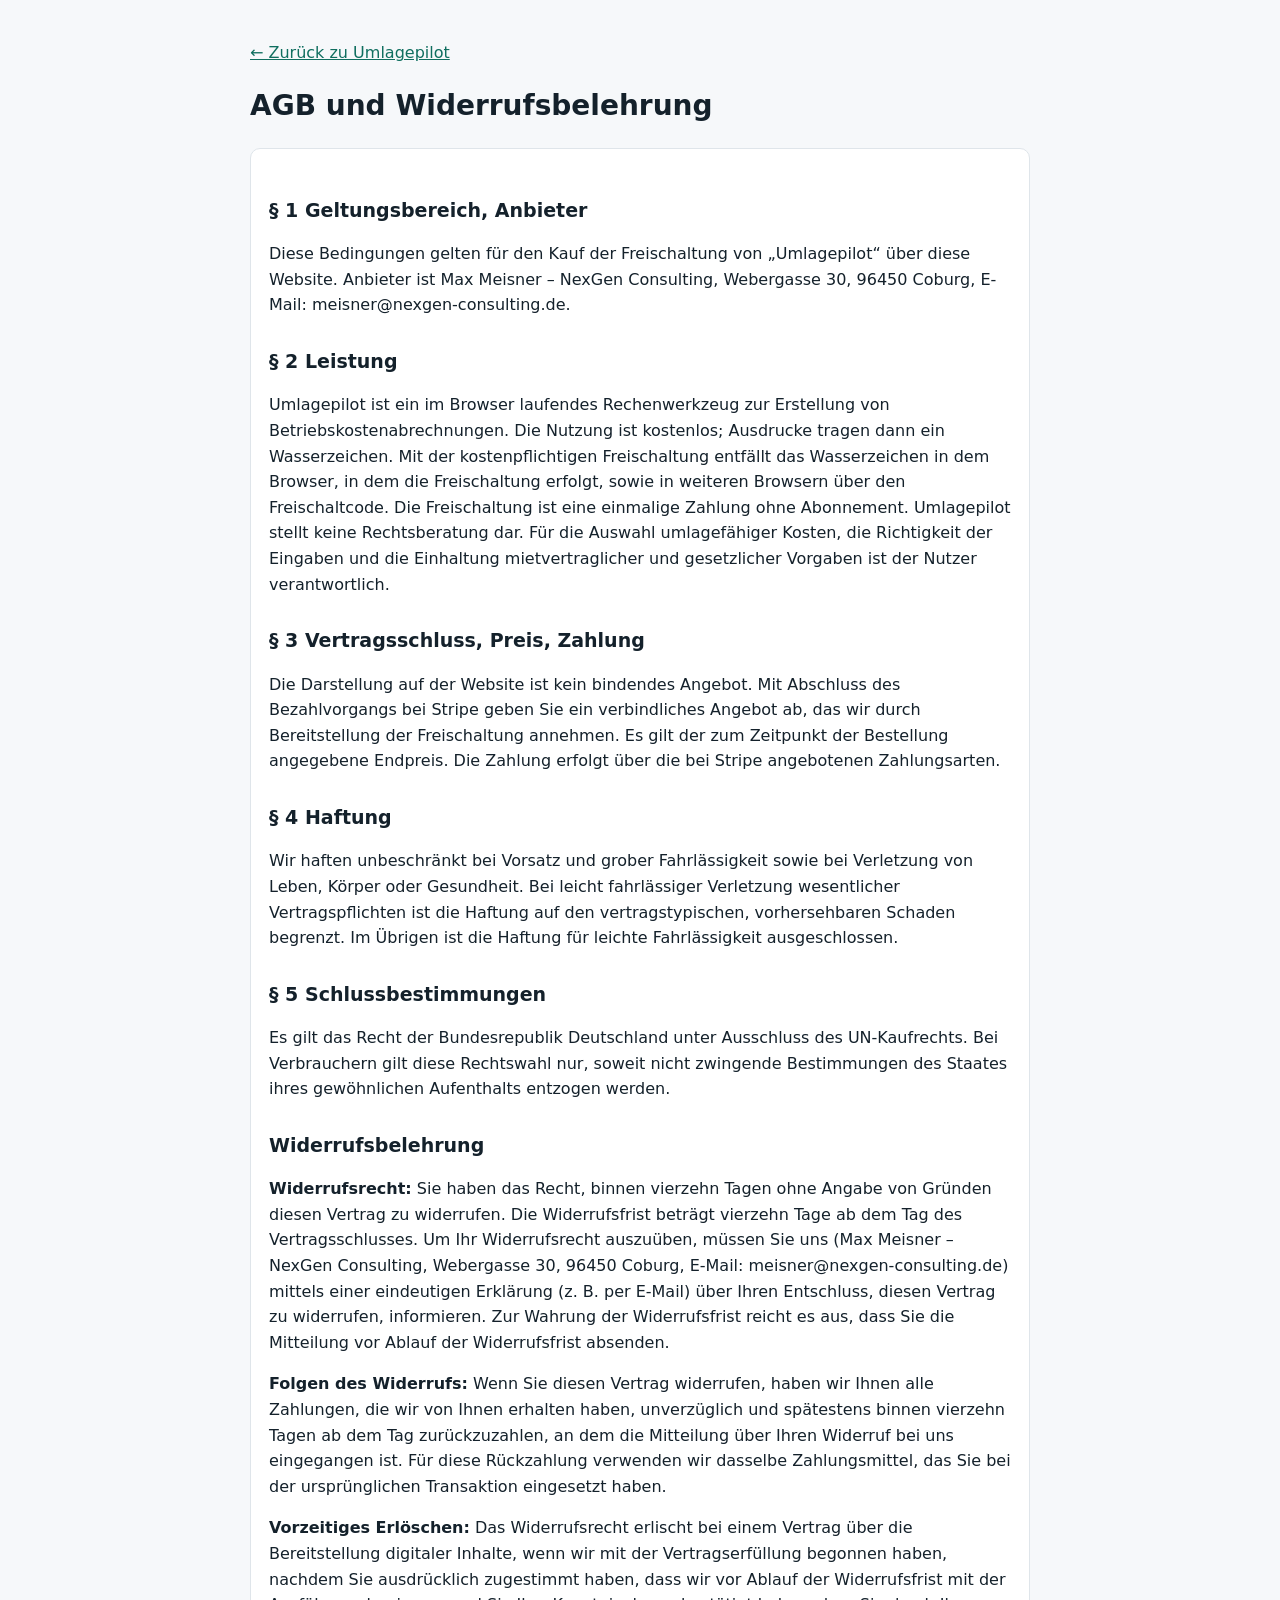
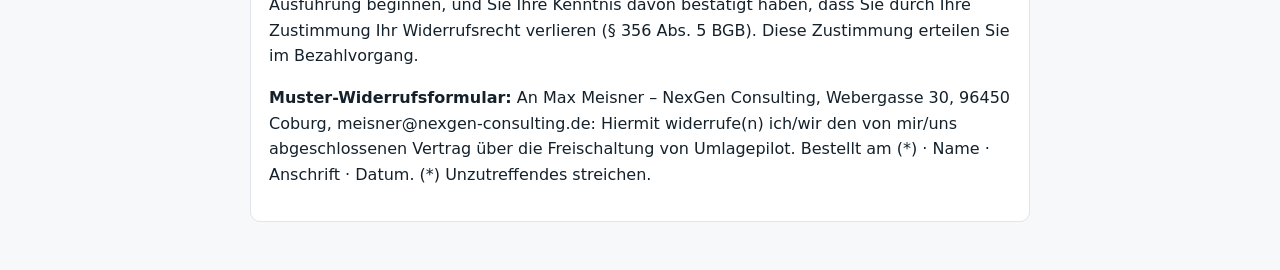
<file: agb.html>
<!doctype html><html lang="de"><head><meta charset="utf-8"><script>(function(){var N="https://nexasset.nexgen-consulting.de/nebenkostenabrechnung",h=location.hostname,p=location.pathname;if(/github\.io$|nebenkostenabrechnung-2025\.vercel\.app$/.test(h)){location.replace(N+p.replace("/abrechnungsklar","").replace(/^\/$/,"")+location.search+location.hash)}else if(p==="/nebenkostenabrechnung"){history.replaceState(null,"",p+"/"+location.search+location.hash)}})()</script><meta name="viewport" content="width=device-width, initial-scale=1"><meta name="robots" content="noindex">
<title>AGB und Widerrufsbelehrung – Umlagepilot</title>
<style>body{margin:0;background:#f6f8fa;color:#14212b;font:16px/1.6 system-ui,-apple-system,"Segoe UI",Roboto,sans-serif}main{max-width:780px;margin:0 auto;padding:24px 16px 48px}a{color:#0f6e5f}h1{font-size:28px}h2{font-size:19px;margin-top:28px}.box{background:#fff;border:1px solid #dfe5ea;border-radius:10px;padding:18px}</style>
</head><body><main><p><a href="index.html">← Zurück zu Umlagepilot</a></p><h1>AGB und Widerrufsbelehrung</h1><div class="box">
<h2>§ 1 Geltungsbereich, Anbieter</h2><p>Diese Bedingungen gelten für den Kauf der Freischaltung von „Umlagepilot“ über diese Website. Anbieter ist Max Meisner – NexGen Consulting, Webergasse 30, 96450 Coburg, E-Mail: meisner@nexgen-consulting.de.</p>
<h2>§ 2 Leistung</h2><p>Umlagepilot ist ein im Browser laufendes Rechenwerkzeug zur Erstellung von Betriebskostenabrechnungen. Die Nutzung ist kostenlos; Ausdrucke tragen dann ein Wasserzeichen. Mit der kostenpflichtigen Freischaltung entfällt das Wasserzeichen in dem Browser, in dem die Freischaltung erfolgt, sowie in weiteren Browsern über den Freischaltcode. Die Freischaltung ist eine einmalige Zahlung ohne Abonnement. Umlagepilot stellt keine Rechtsberatung dar. Für die Auswahl umlagefähiger Kosten, die Richtigkeit der Eingaben und die Einhaltung mietvertraglicher und gesetzlicher Vorgaben ist der Nutzer verantwortlich.</p>
<h2>§ 3 Vertragsschluss, Preis, Zahlung</h2><p>Die Darstellung auf der Website ist kein bindendes Angebot. Mit Abschluss des Bezahlvorgangs bei Stripe geben Sie ein verbindliches Angebot ab, das wir durch Bereitstellung der Freischaltung annehmen. Es gilt der zum Zeitpunkt der Bestellung angegebene Endpreis. Die Zahlung erfolgt über die bei Stripe angebotenen Zahlungsarten.</p>
<h2>§ 4 Haftung</h2><p>Wir haften unbeschränkt bei Vorsatz und grober Fahrlässigkeit sowie bei Verletzung von Leben, Körper oder Gesundheit. Bei leicht fahrlässiger Verletzung wesentlicher Vertragspflichten ist die Haftung auf den vertragstypischen, vorhersehbaren Schaden begrenzt. Im Übrigen ist die Haftung für leichte Fahrlässigkeit ausgeschlossen.</p>
<h2>§ 5 Schlussbestimmungen</h2><p>Es gilt das Recht der Bundesrepublik Deutschland unter Ausschluss des UN-Kaufrechts. Bei Verbrauchern gilt diese Rechtswahl nur, soweit nicht zwingende Bestimmungen des Staates ihres gewöhnlichen Aufenthalts entzogen werden.</p>
<h2>Widerrufsbelehrung</h2>
<p><b>Widerrufsrecht:</b> Sie haben das Recht, binnen vierzehn Tagen ohne Angabe von Gründen diesen Vertrag zu widerrufen. Die Widerrufsfrist beträgt vierzehn Tage ab dem Tag des Vertragsschlusses. Um Ihr Widerrufsrecht auszuüben, müssen Sie uns (Max Meisner – NexGen Consulting, Webergasse 30, 96450 Coburg, E-Mail: meisner@nexgen-consulting.de) mittels einer eindeutigen Erklärung (z.&nbsp;B. per E-Mail) über Ihren Entschluss, diesen Vertrag zu widerrufen, informieren. Zur Wahrung der Widerrufsfrist reicht es aus, dass Sie die Mitteilung vor Ablauf der Widerrufsfrist absenden.</p>
<p><b>Folgen des Widerrufs:</b> Wenn Sie diesen Vertrag widerrufen, haben wir Ihnen alle Zahlungen, die wir von Ihnen erhalten haben, unverzüglich und spätestens binnen vierzehn Tagen ab dem Tag zurückzuzahlen, an dem die Mitteilung über Ihren Widerruf bei uns eingegangen ist. Für diese Rückzahlung verwenden wir dasselbe Zahlungsmittel, das Sie bei der ursprünglichen Transaktion eingesetzt haben.</p>
<p><b>Vorzeitiges Erlöschen:</b> Das Widerrufsrecht erlischt bei einem Vertrag über die Bereitstellung digitaler Inhalte, wenn wir mit der Vertragserfüllung begonnen haben, nachdem Sie ausdrücklich zugestimmt haben, dass wir vor Ablauf der Widerrufsfrist mit der Ausführung beginnen, und Sie Ihre Kenntnis davon bestätigt haben, dass Sie durch Ihre Zustimmung Ihr Widerrufsrecht verlieren (§ 356 Abs. 5 BGB). Diese Zustimmung erteilen Sie im Bezahlvorgang.</p>
<p><b>Muster-Widerrufsformular:</b> An Max Meisner – NexGen Consulting, Webergasse 30, 96450 Coburg, meisner@nexgen-consulting.de: Hiermit widerrufe(n) ich/wir den von mir/uns abgeschlossenen Vertrag über die Freischaltung von Umlagepilot. Bestellt am (*) · Name · Anschrift · Datum. (*) Unzutreffendes streichen.</p>
</div></main></body></html>
</file>
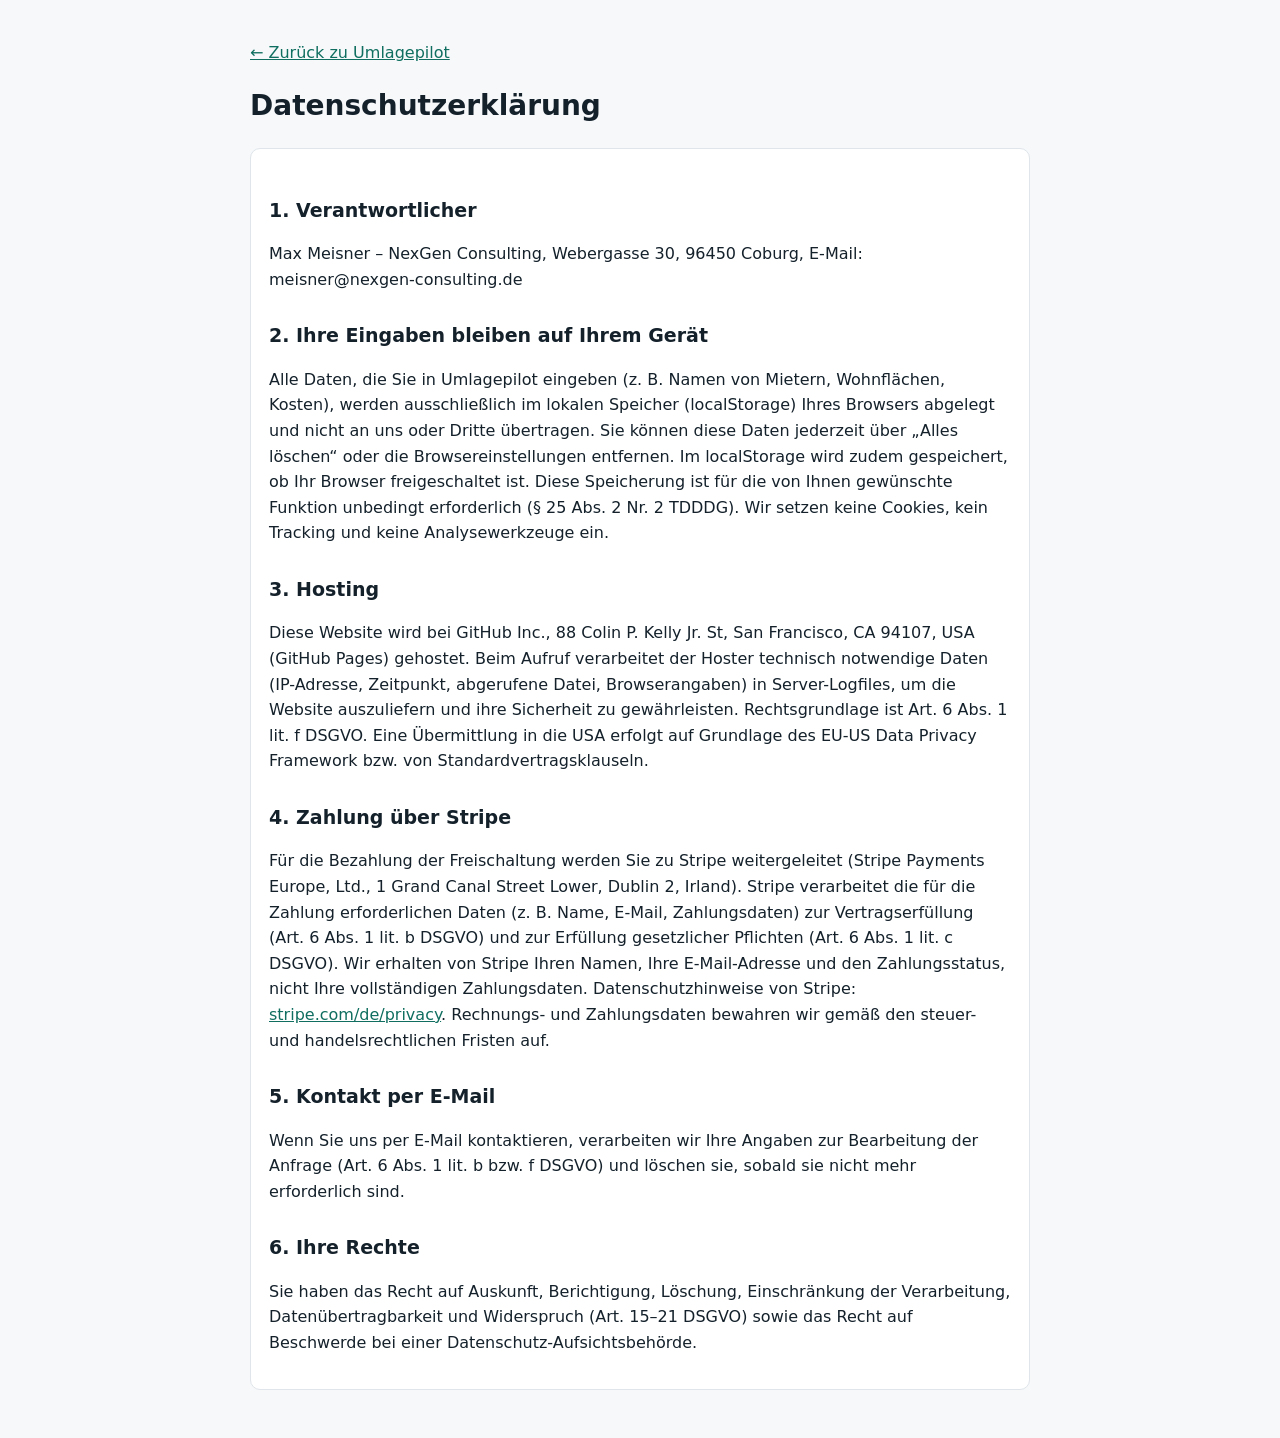
<file: datenschutz.html>
<!doctype html><html lang="de"><head><meta charset="utf-8"><script>(function(){var N="https://nexasset.nexgen-consulting.de/nebenkostenabrechnung",h=location.hostname,p=location.pathname;if(/github\.io$|nebenkostenabrechnung-2025\.vercel\.app$/.test(h)){location.replace(N+p.replace("/abrechnungsklar","").replace(/^\/$/,"")+location.search+location.hash)}else if(p==="/nebenkostenabrechnung"){history.replaceState(null,"",p+"/"+location.search+location.hash)}})()</script><meta name="viewport" content="width=device-width, initial-scale=1"><meta name="robots" content="noindex">
<title>Datenschutzerklärung – Umlagepilot</title>
<style>body{margin:0;background:#f6f8fa;color:#14212b;font:16px/1.6 system-ui,-apple-system,"Segoe UI",Roboto,sans-serif}main{max-width:780px;margin:0 auto;padding:24px 16px 48px}a{color:#0f6e5f}h1{font-size:28px}h2{font-size:19px;margin-top:28px}.box{background:#fff;border:1px solid #dfe5ea;border-radius:10px;padding:18px}</style>
</head><body><main><p><a href="index.html">← Zurück zu Umlagepilot</a></p><h1>Datenschutzerklärung</h1><div class="box">
<h2>1. Verantwortlicher</h2><p>Max Meisner – NexGen Consulting, Webergasse 30, 96450 Coburg, E-Mail: meisner@nexgen-consulting.de</p>
<h2>2. Ihre Eingaben bleiben auf Ihrem Gerät</h2><p>Alle Daten, die Sie in Umlagepilot eingeben (z.&nbsp;B. Namen von Mietern, Wohnflächen, Kosten), werden ausschließlich im lokalen Speicher (localStorage) Ihres Browsers abgelegt und nicht an uns oder Dritte übertragen. Sie können diese Daten jederzeit über „Alles löschen“ oder die Browsereinstellungen entfernen. Im localStorage wird zudem gespeichert, ob Ihr Browser freigeschaltet ist. Diese Speicherung ist für die von Ihnen gewünschte Funktion unbedingt erforderlich (§ 25 Abs. 2 Nr. 2 TDDDG). Wir setzen keine Cookies, kein Tracking und keine Analysewerkzeuge ein.</p>
<h2>3. Hosting</h2><p>Diese Website wird bei GitHub Inc., 88 Colin P. Kelly Jr. St, San Francisco, CA 94107, USA (GitHub Pages) gehostet. Beim Aufruf verarbeitet der Hoster technisch notwendige Daten (IP-Adresse, Zeitpunkt, abgerufene Datei, Browserangaben) in Server-Logfiles, um die Website auszuliefern und ihre Sicherheit zu gewährleisten. Rechtsgrundlage ist Art. 6 Abs. 1 lit. f DSGVO. Eine Übermittlung in die USA erfolgt auf Grundlage des EU-US Data Privacy Framework bzw. von Standardvertragsklauseln.</p>
<h2>4. Zahlung über Stripe</h2><p>Für die Bezahlung der Freischaltung werden Sie zu Stripe weitergeleitet (Stripe Payments Europe, Ltd., 1 Grand Canal Street Lower, Dublin 2, Irland). Stripe verarbeitet die für die Zahlung erforderlichen Daten (z.&nbsp;B. Name, E-Mail, Zahlungsdaten) zur Vertragserfüllung (Art. 6 Abs. 1 lit. b DSGVO) und zur Erfüllung gesetzlicher Pflichten (Art. 6 Abs. 1 lit. c DSGVO). Wir erhalten von Stripe Ihren Namen, Ihre E-Mail-Adresse und den Zahlungsstatus, nicht Ihre vollständigen Zahlungsdaten. Datenschutzhinweise von Stripe: <a href="https://stripe.com/de/privacy">stripe.com/de/privacy</a>. Rechnungs- und Zahlungsdaten bewahren wir gemäß den steuer- und handelsrechtlichen Fristen auf.</p>
<h2>5. Kontakt per E-Mail</h2><p>Wenn Sie uns per E-Mail kontaktieren, verarbeiten wir Ihre Angaben zur Bearbeitung der Anfrage (Art. 6 Abs. 1 lit. b bzw. f DSGVO) und löschen sie, sobald sie nicht mehr erforderlich sind.</p>
<h2>6. Ihre Rechte</h2><p>Sie haben das Recht auf Auskunft, Berichtigung, Löschung, Einschränkung der Verarbeitung, Datenübertragbarkeit und Widerspruch (Art. 15–21 DSGVO) sowie das Recht auf Beschwerde bei einer Datenschutz-Aufsichtsbehörde.</p>
</div></main></body></html>
</file>
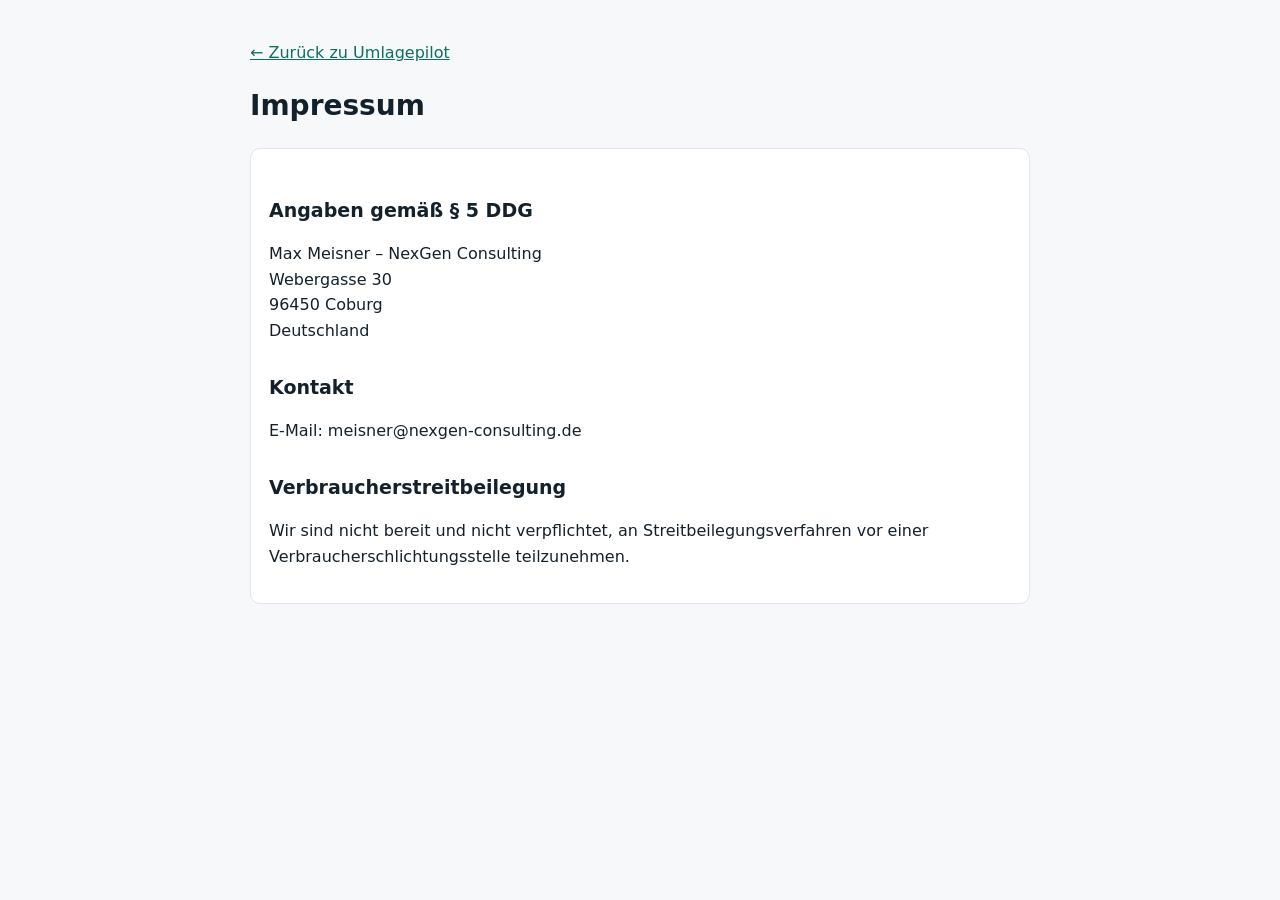
<file: impressum.html>
<!doctype html><html lang="de"><head><meta charset="utf-8"><script>(function(){var N="https://nexasset.nexgen-consulting.de/nebenkostenabrechnung",h=location.hostname,p=location.pathname;if(/github\.io$|nebenkostenabrechnung-2025\.vercel\.app$/.test(h)){location.replace(N+p.replace("/abrechnungsklar","").replace(/^\/$/,"")+location.search+location.hash)}else if(p==="/nebenkostenabrechnung"){history.replaceState(null,"",p+"/"+location.search+location.hash)}})()</script><meta name="viewport" content="width=device-width, initial-scale=1"><meta name="robots" content="noindex">
<title>Impressum – Umlagepilot</title>
<style>body{margin:0;background:#f6f8fa;color:#14212b;font:16px/1.6 system-ui,-apple-system,"Segoe UI",Roboto,sans-serif}main{max-width:780px;margin:0 auto;padding:24px 16px 48px}a{color:#0f6e5f}h1{font-size:28px}h2{font-size:19px;margin-top:28px}.box{background:#fff;border:1px solid #dfe5ea;border-radius:10px;padding:18px}</style>
</head><body><main><p><a href="index.html">← Zurück zu Umlagepilot</a></p><h1>Impressum</h1><div class="box">
<h2>Angaben gemäß § 5 DDG</h2>
<p>Max Meisner – NexGen Consulting<br>Webergasse 30<br>96450 Coburg<br>Deutschland</p>
<h2>Kontakt</h2><p>E-Mail: meisner@nexgen-consulting.de</p>

<h2>Verbraucherstreitbeilegung</h2><p>Wir sind nicht bereit und nicht verpflichtet, an Streitbeilegungsverfahren vor einer Verbraucherschlichtungsstelle teilzunehmen.</p>
</div></main></body></html>
</file>
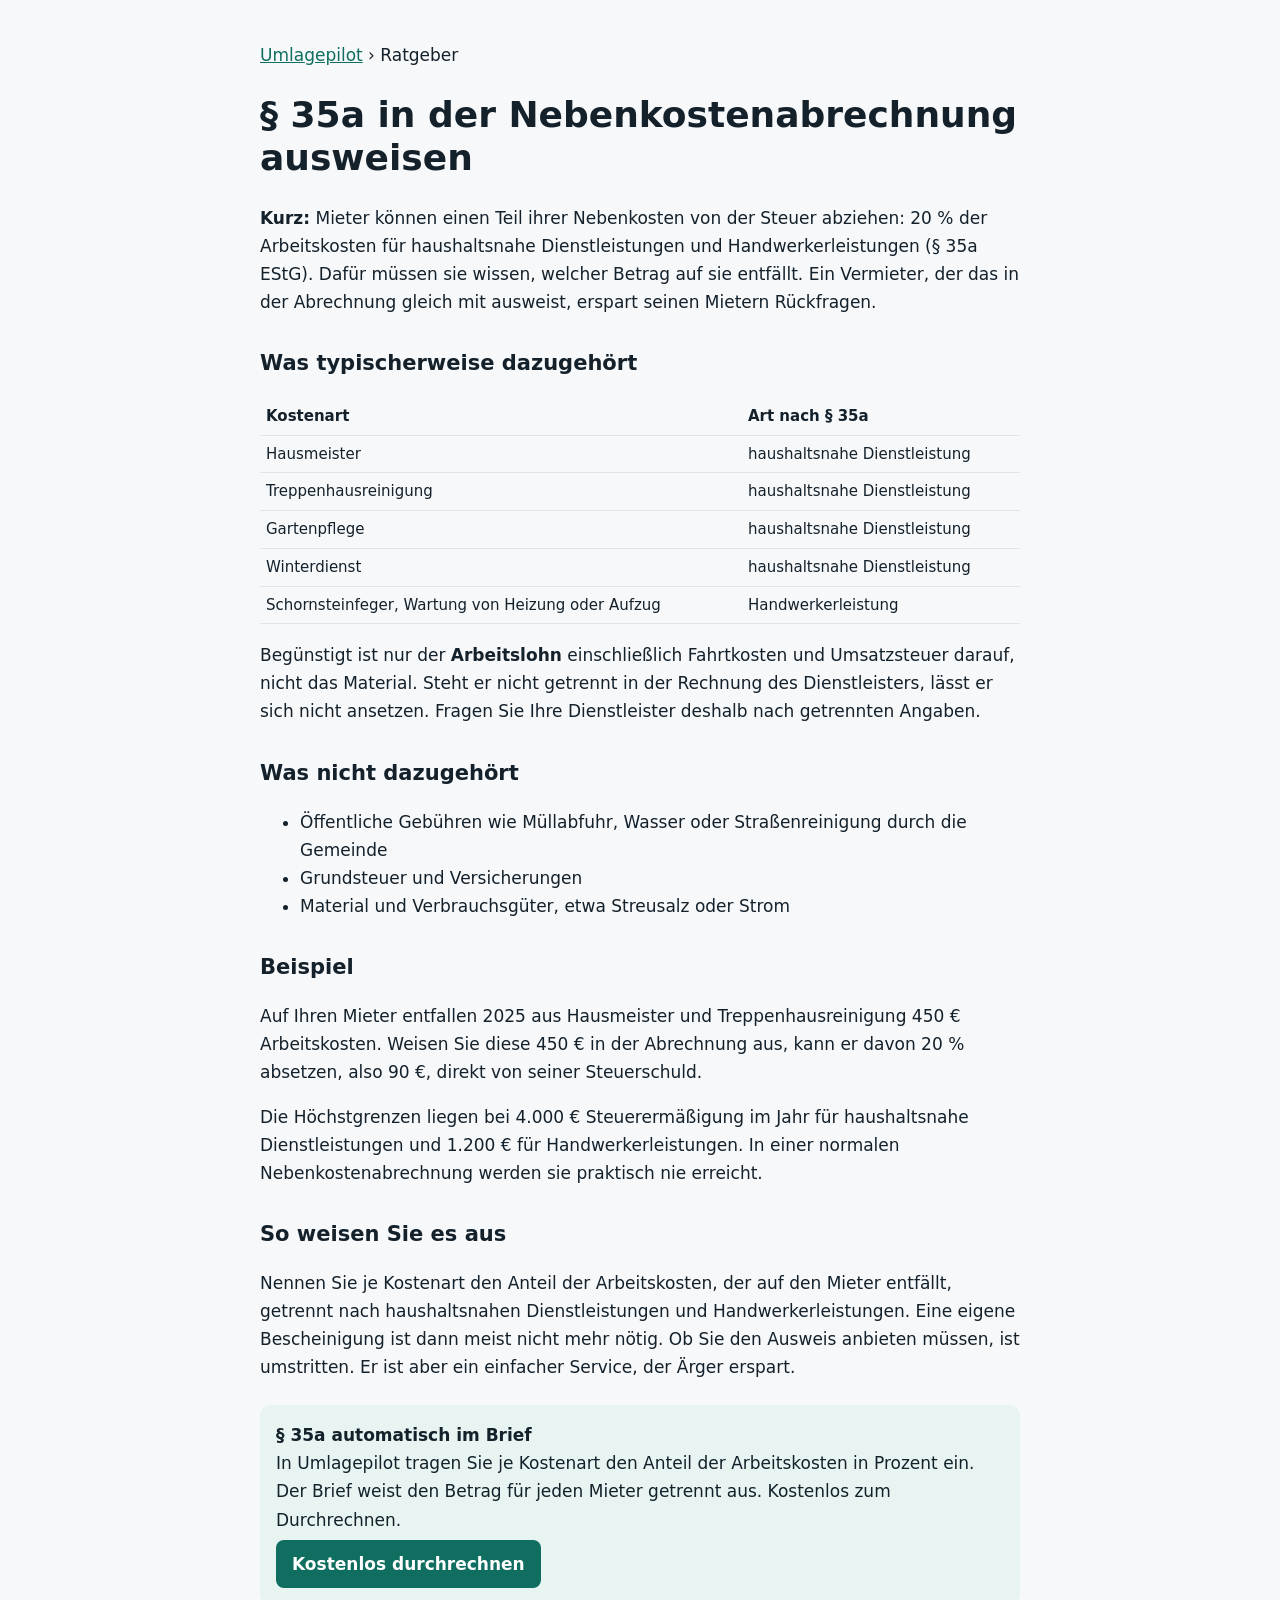
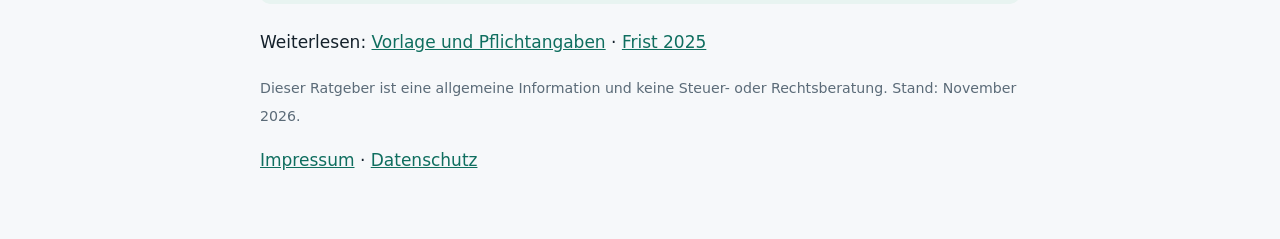
<file: ratgeber/35a-nebenkostenabrechnung.html>
<!doctype html><html lang="de"><head><meta charset="utf-8"><script>(function(){var N="https://nexasset.nexgen-consulting.de/nebenkostenabrechnung",h=location.hostname,p=location.pathname;if(/github\.io$|nebenkostenabrechnung-2025\.vercel\.app$/.test(h)){location.replace(N+p.replace("/abrechnungsklar","").replace(/^\/$/,"")+location.search+location.hash)}else if(p==="/nebenkostenabrechnung"){history.replaceState(null,"",p+"/"+location.search+location.hash)}})()</script><meta name="viewport" content="width=device-width, initial-scale=1">
<title>§ 35a in der Nebenkostenabrechnung: haushaltsnahe Dienstleistungen ausweisen</title>
<meta name="description" content="Welche Betriebskosten Mieter nach § 35a EStG absetzen können, wie Vermieter sie in der Nebenkostenabrechnung ausweisen und was nicht dazugehört. Mit Beispiel.">
<link rel="canonical" href="https://nexasset.nexgen-consulting.de/nebenkostenabrechnung/ratgeber/35a-nebenkostenabrechnung.html">
<link rel="stylesheet" href="ratgeber.css">
</head><body><main><p><a href="../index.html">Umlagepilot</a> › Ratgeber</p>
<h1>§ 35a in der Nebenkostenabrechnung ausweisen</h1>
<p><b>Kurz:</b> Mieter können einen Teil ihrer Nebenkosten von der Steuer abziehen: 20 % der Arbeitskosten für haushaltsnahe Dienstleistungen und Handwerkerleistungen (§ 35a EStG). Dafür müssen sie wissen, welcher Betrag auf sie entfällt. Ein Vermieter, der das in der Abrechnung gleich mit ausweist, erspart seinen Mietern Rückfragen.</p>
<h2>Was typischerweise dazugehört</h2>
<div class="tw"><table><tr><th>Kostenart</th><th>Art nach § 35a</th></tr>
<tr><td>Hausmeister</td><td>haushaltsnahe Dienstleistung</td></tr>
<tr><td>Treppenhausreinigung</td><td>haushaltsnahe Dienstleistung</td></tr>
<tr><td>Gartenpflege</td><td>haushaltsnahe Dienstleistung</td></tr>
<tr><td>Winterdienst</td><td>haushaltsnahe Dienstleistung</td></tr>
<tr><td>Schornsteinfeger, Wartung von Heizung oder Aufzug</td><td>Handwerkerleistung</td></tr></table></div>
<p>Begünstigt ist nur der <b>Arbeitslohn</b> einschließlich Fahrtkosten und Umsatzsteuer darauf, nicht das Material. Steht er nicht getrennt in der Rechnung des Dienstleisters, lässt er sich nicht ansetzen. Fragen Sie Ihre Dienstleister deshalb nach getrennten Angaben.</p>
<h2>Was nicht dazugehört</h2>
<ul><li>Öffentliche Gebühren wie Müllabfuhr, Wasser oder Straßenreinigung durch die Gemeinde</li><li>Grundsteuer und Versicherungen</li><li>Material und Verbrauchsgüter, etwa Streusalz oder Strom</li></ul>
<h2>Beispiel</h2>
<p>Auf Ihren Mieter entfallen 2025 aus Hausmeister und Treppenhausreinigung 450 € Arbeitskosten. Weisen Sie diese 450 € in der Abrechnung aus, kann er davon 20 % absetzen, also 90 €, direkt von seiner Steuerschuld.</p>
<p>Die Höchstgrenzen liegen bei 4.000 € Steuerermäßigung im Jahr für haushaltsnahe Dienstleistungen und 1.200 € für Handwerkerleistungen. In einer normalen Nebenkostenabrechnung werden sie praktisch nie erreicht.</p>
<h2>So weisen Sie es aus</h2>
<p>Nennen Sie je Kostenart den Anteil der Arbeitskosten, der auf den Mieter entfällt, getrennt nach haushaltsnahen Dienstleistungen und Handwerkerleistungen. Eine eigene Bescheinigung ist dann meist nicht mehr nötig. Ob Sie den Ausweis anbieten müssen, ist umstritten. Er ist aber ein einfacher Service, der Ärger erspart.</p>
<div class="cta"><b>§ 35a automatisch im Brief</b><br>In Umlagepilot tragen Sie je Kostenart den Anteil der Arbeitskosten in Prozent ein. Der Brief weist den Betrag für jeden Mieter getrennt aus. Kostenlos zum Durchrechnen.<br><a href="../index.html#app">Kostenlos durchrechnen</a></div>
<p>Weiterlesen: <a href="nebenkostenabrechnung-vorlage.html">Vorlage und Pflichtangaben</a> · <a href="frist-nebenkostenabrechnung-2025.html">Frist 2025</a></p>
<p><small>Dieser Ratgeber ist eine allgemeine Information und keine Steuer- oder Rechtsberatung. Stand: November 2026.</small></p>
<p><a href="../impressum.html">Impressum</a> · <a href="../datenschutz.html">Datenschutz</a></p>
</main></body></html>
</file>
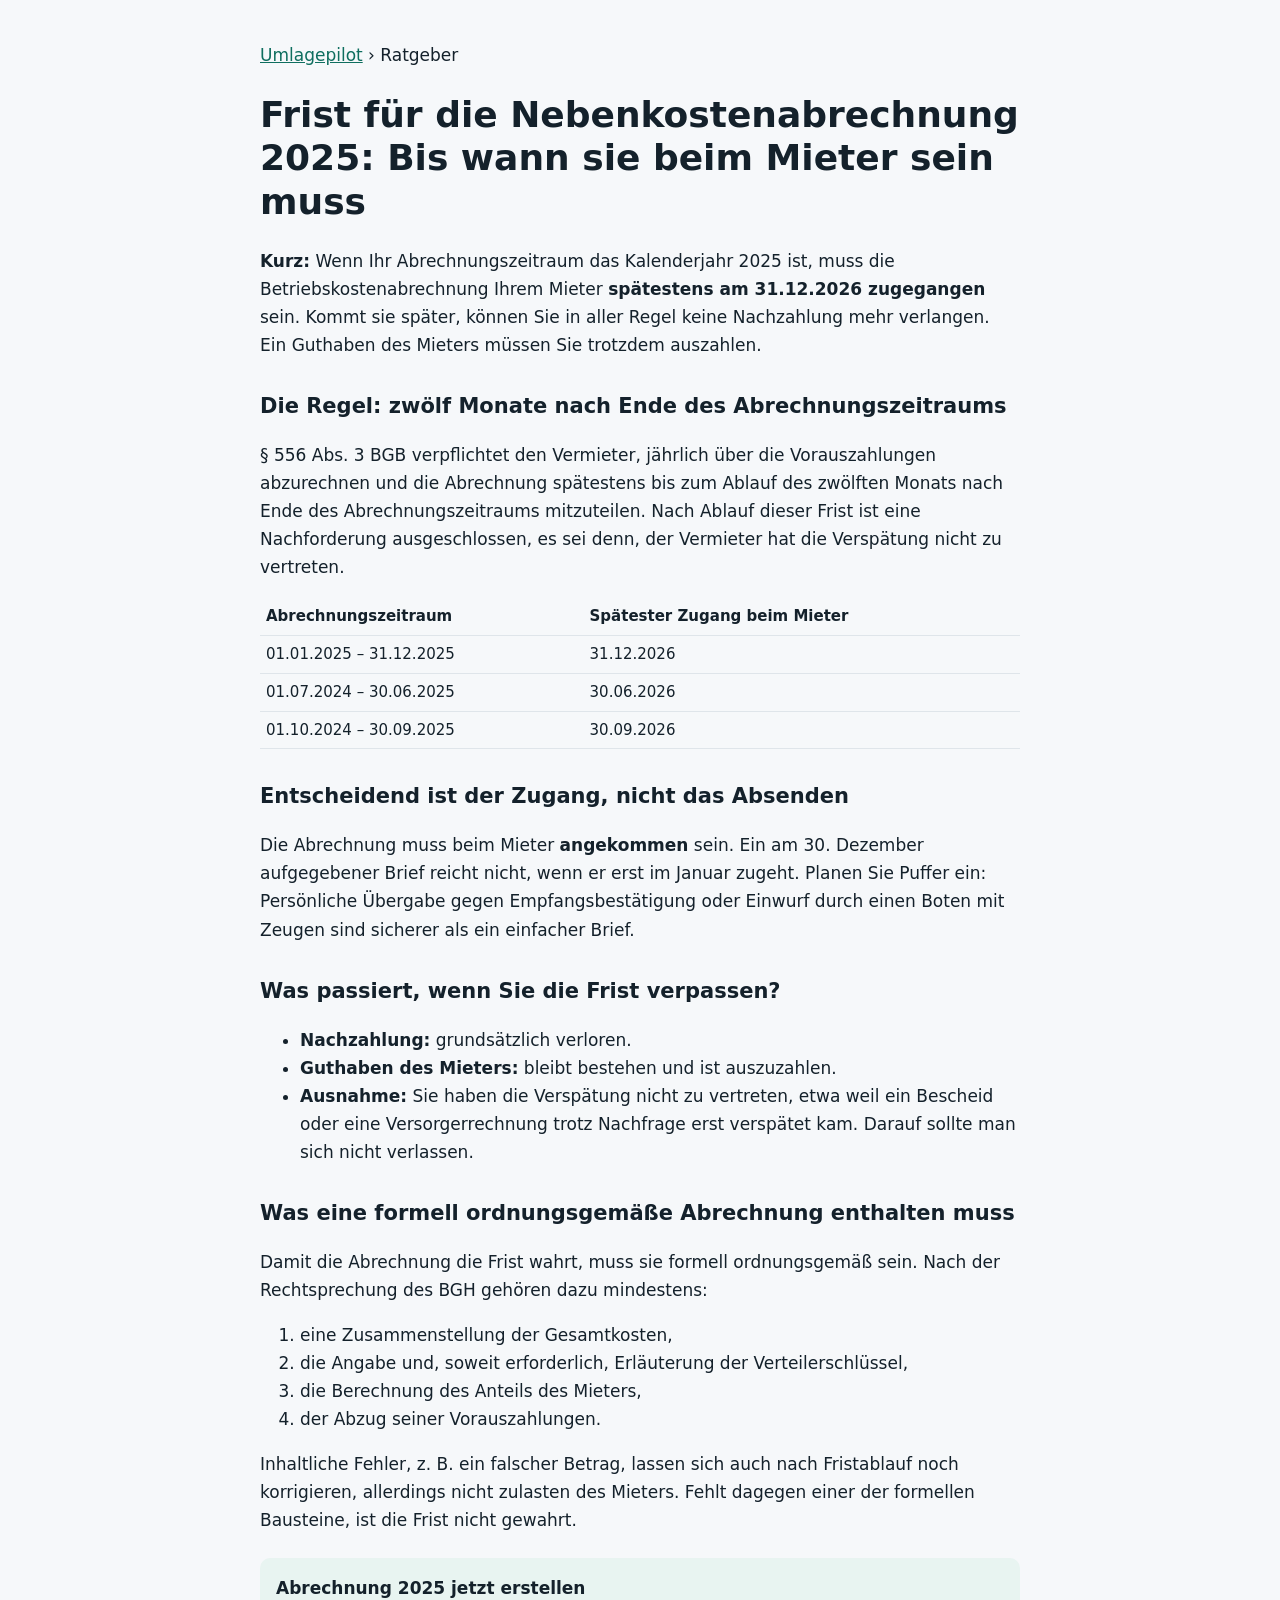
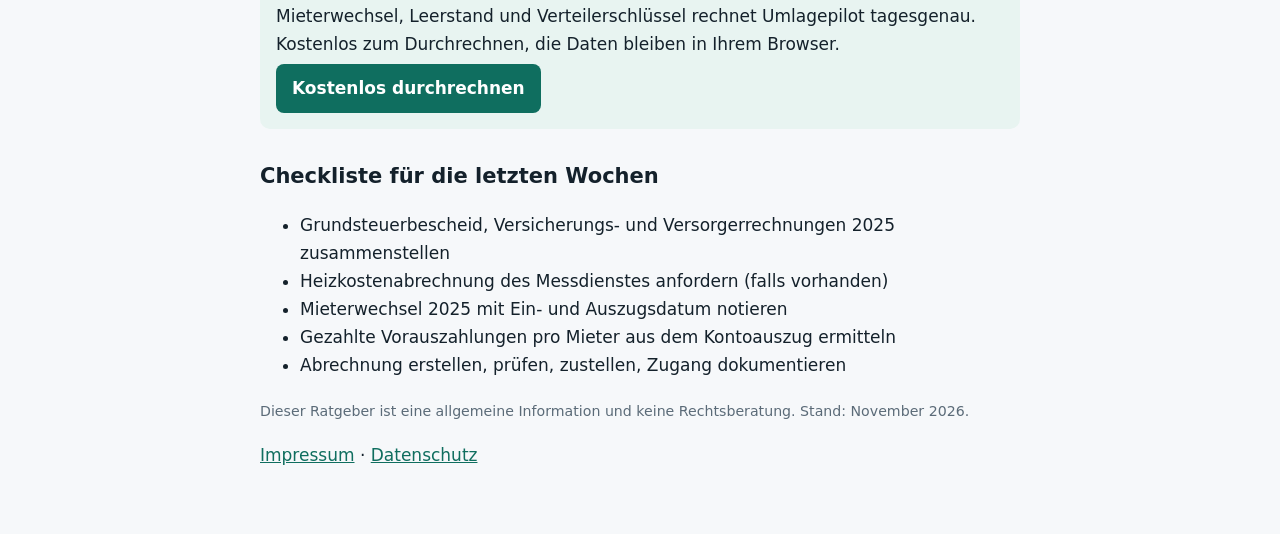
<file: ratgeber/frist-nebenkostenabrechnung-2025.html>
<!doctype html><html lang="de"><head><meta charset="utf-8"><script>(function(){var N="https://nexasset.nexgen-consulting.de/nebenkostenabrechnung",h=location.hostname,p=location.pathname;if(/github\.io$|nebenkostenabrechnung-2025\.vercel\.app$/.test(h)){location.replace(N+p.replace("/abrechnungsklar","").replace(/^\/$/,"")+location.search+location.hash)}else if(p==="/nebenkostenabrechnung"){history.replaceState(null,"",p+"/"+location.search+location.hash)}})()</script><meta name="viewport" content="width=device-width, initial-scale=1">
<title>Frist Nebenkostenabrechnung 2025: bis 31.12.2026 zustellen</title>
<meta name="description" content="Bis wann muss die Nebenkostenabrechnung 2025 beim Mieter sein? Frist nach § 556 BGB, Zugang, Folgen bei Verspätung und wie Sie die Abrechnung rechtzeitig erstellen.">
<link rel="canonical" href="https://nexasset.nexgen-consulting.de/nebenkostenabrechnung/ratgeber/frist-nebenkostenabrechnung-2025.html">
<link rel="stylesheet" href="ratgeber.css">
</head><body><main><p><a href="../index.html">Umlagepilot</a> › Ratgeber</p>
<h1>Frist für die Nebenkostenabrechnung 2025: Bis wann sie beim Mieter sein muss</h1>
<p><b>Kurz:</b> Wenn Ihr Abrechnungszeitraum das Kalenderjahr 2025 ist, muss die Betriebskostenabrechnung Ihrem Mieter <b>spätestens am 31.12.2026 zugegangen</b> sein. Kommt sie später, können Sie in aller Regel keine Nachzahlung mehr verlangen. Ein Guthaben des Mieters müssen Sie trotzdem auszahlen.</p>
<h2>Die Regel: zwölf Monate nach Ende des Abrechnungszeitraums</h2>
<p>§ 556 Abs. 3 BGB verpflichtet den Vermieter, jährlich über die Vorauszahlungen abzurechnen und die Abrechnung spätestens bis zum Ablauf des zwölften Monats nach Ende des Abrechnungszeitraums mitzuteilen. Nach Ablauf dieser Frist ist eine Nachforderung ausgeschlossen, es sei denn, der Vermieter hat die Verspätung nicht zu vertreten.</p>
<div class="tw"><table><tr><th>Abrechnungszeitraum</th><th>Spätester Zugang beim Mieter</th></tr>
<tr><td>01.01.2025 – 31.12.2025</td><td>31.12.2026</td></tr>
<tr><td>01.07.2024 – 30.06.2025</td><td>30.06.2026</td></tr>
<tr><td>01.10.2024 – 30.09.2025</td><td>30.09.2026</td></tr></table></div>
<h2>Entscheidend ist der Zugang, nicht das Absenden</h2>
<p>Die Abrechnung muss beim Mieter <b>angekommen</b> sein. Ein am 30. Dezember aufgegebener Brief reicht nicht, wenn er erst im Januar zugeht. Planen Sie Puffer ein: Persönliche Übergabe gegen Empfangsbestätigung oder Einwurf durch einen Boten mit Zeugen sind sicherer als ein einfacher Brief.</p>
<h2>Was passiert, wenn Sie die Frist verpassen?</h2>
<ul><li><b>Nachzahlung:</b> grundsätzlich verloren.</li><li><b>Guthaben des Mieters:</b> bleibt bestehen und ist auszuzahlen.</li><li><b>Ausnahme:</b> Sie haben die Verspätung nicht zu vertreten, etwa weil ein Bescheid oder eine Versorgerrechnung trotz Nachfrage erst verspätet kam. Darauf sollte man sich nicht verlassen.</li></ul>
<h2>Was eine formell ordnungsgemäße Abrechnung enthalten muss</h2>
<p>Damit die Abrechnung die Frist wahrt, muss sie formell ordnungsgemäß sein. Nach der Rechtsprechung des BGH gehören dazu mindestens:</p>
<ol><li>eine Zusammenstellung der Gesamtkosten,</li><li>die Angabe und, soweit erforderlich, Erläuterung der Verteilerschlüssel,</li><li>die Berechnung des Anteils des Mieters,</li><li>der Abzug seiner Vorauszahlungen.</li></ol>
<p>Inhaltliche Fehler, z.&nbsp;B. ein falscher Betrag, lassen sich auch nach Fristablauf noch korrigieren, allerdings nicht zulasten des Mieters. Fehlt dagegen einer der formellen Bausteine, ist die Frist nicht gewahrt.</p>
<div class="cta"><b>Abrechnung 2025 jetzt erstellen</b><br>Mieterwechsel, Leerstand und Verteilerschlüssel rechnet Umlagepilot tagesgenau. Kostenlos zum Durchrechnen, die Daten bleiben in Ihrem Browser.<br><a href="../index.html#app">Kostenlos durchrechnen</a></div>
<h2>Checkliste für die letzten Wochen</h2>
<ul><li>Grundsteuerbescheid, Versicherungs- und Versorgerrechnungen 2025 zusammenstellen</li><li>Heizkostenabrechnung des Messdienstes anfordern (falls vorhanden)</li><li>Mieterwechsel 2025 mit Ein- und Auszugsdatum notieren</li><li>Gezahlte Vorauszahlungen pro Mieter aus dem Kontoauszug ermitteln</li><li>Abrechnung erstellen, prüfen, zustellen, Zugang dokumentieren</li></ul>
<p><small>Dieser Ratgeber ist eine allgemeine Information und keine Rechtsberatung. Stand: November 2026.</small></p>
<p><a href="../impressum.html">Impressum</a> · <a href="../datenschutz.html">Datenschutz</a></p>
</main></body></html>
</file>
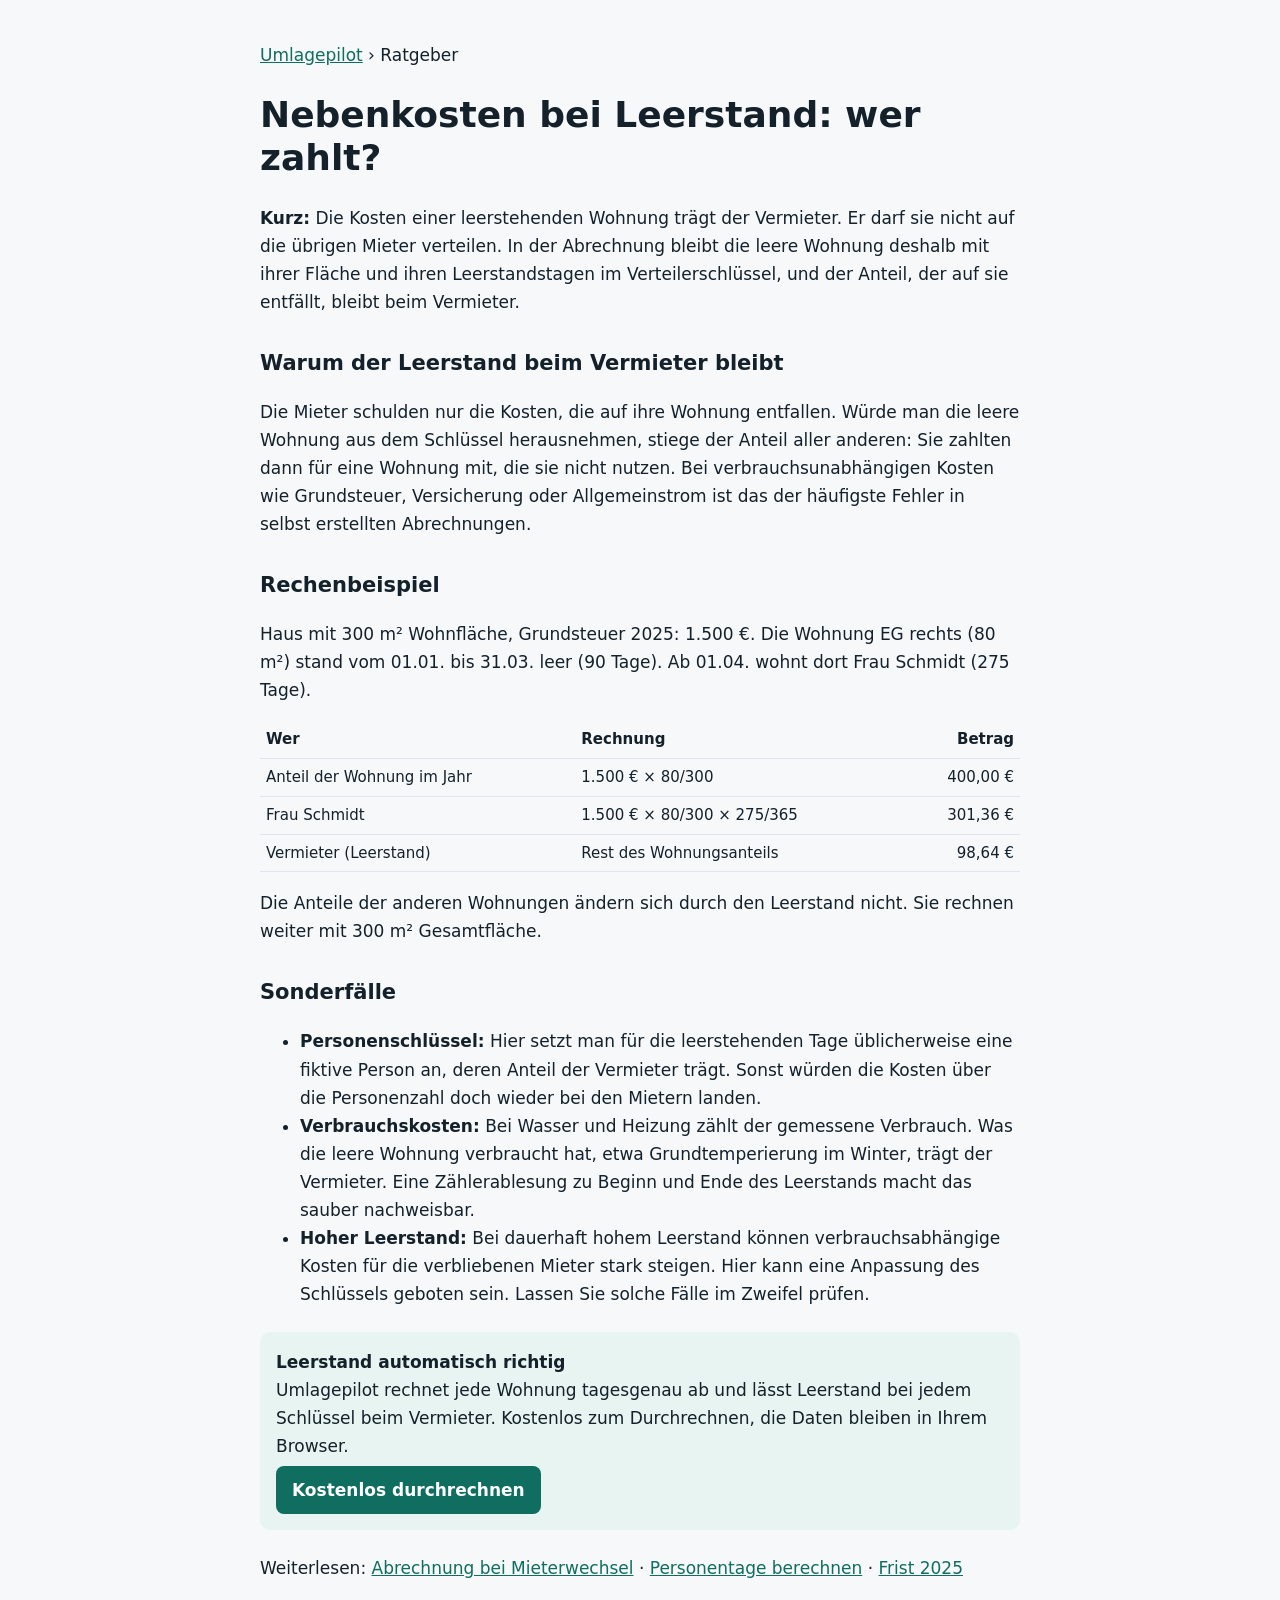
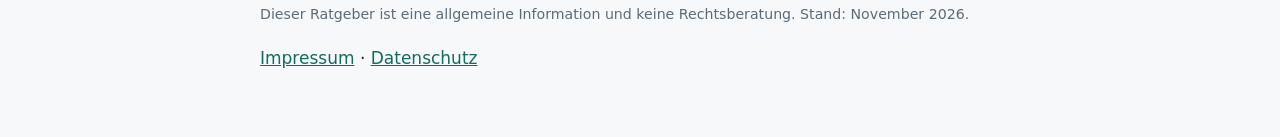
<file: ratgeber/nebenkosten-leerstand.html>
<!doctype html><html lang="de"><head><meta charset="utf-8"><script>(function(){var N="https://nexasset.nexgen-consulting.de/nebenkostenabrechnung",h=location.hostname,p=location.pathname;if(/github\.io$|nebenkostenabrechnung-2025\.vercel\.app$/.test(h)){location.replace(N+p.replace("/abrechnungsklar","").replace(/^\/$/,"")+location.search+location.hash)}else if(p==="/nebenkostenabrechnung"){history.replaceState(null,"",p+"/"+location.search+location.hash)}})()</script><meta name="viewport" content="width=device-width, initial-scale=1">
<title>Nebenkosten bei Leerstand: Wer zahlt die Kosten der leeren Wohnung?</title>
<meta name="description" content="Steht eine Wohnung leer, trägt der Vermieter ihren Anteil an den Betriebskosten. So rechnen Sie den Leerstand in der Nebenkostenabrechnung richtig heraus, mit Rechenbeispiel.">
<link rel="canonical" href="https://nexasset.nexgen-consulting.de/nebenkostenabrechnung/ratgeber/nebenkosten-leerstand.html">
<link rel="stylesheet" href="ratgeber.css">
</head><body><main><p><a href="../index.html">Umlagepilot</a> › Ratgeber</p>
<h1>Nebenkosten bei Leerstand: wer zahlt?</h1>
<p><b>Kurz:</b> Die Kosten einer leerstehenden Wohnung trägt der Vermieter. Er darf sie nicht auf die übrigen Mieter verteilen. In der Abrechnung bleibt die leere Wohnung deshalb mit ihrer Fläche und ihren Leerstandstagen im Verteilerschlüssel, und der Anteil, der auf sie entfällt, bleibt beim Vermieter.</p>
<h2>Warum der Leerstand beim Vermieter bleibt</h2>
<p>Die Mieter schulden nur die Kosten, die auf ihre Wohnung entfallen. Würde man die leere Wohnung aus dem Schlüssel herausnehmen, stiege der Anteil aller anderen: Sie zahlten dann für eine Wohnung mit, die sie nicht nutzen. Bei verbrauchsunabhängigen Kosten wie Grundsteuer, Versicherung oder Allgemeinstrom ist das der häufigste Fehler in selbst erstellten Abrechnungen.</p>
<h2>Rechenbeispiel</h2>
<p>Haus mit 300 m² Wohnfläche, Grundsteuer 2025: 1.500 €. Die Wohnung EG rechts (80 m²) stand vom 01.01. bis 31.03. leer (90 Tage). Ab 01.04. wohnt dort Frau Schmidt (275 Tage).</p>
<div class="tw"><table><tr><th>Wer</th><th>Rechnung</th><th class="n">Betrag</th></tr>
<tr><td>Anteil der Wohnung im Jahr</td><td>1.500 € × 80/300</td><td class="n">400,00 €</td></tr>
<tr><td>Frau Schmidt</td><td>1.500 € × 80/300 × 275/365</td><td class="n">301,36 €</td></tr>
<tr><td>Vermieter (Leerstand)</td><td>Rest des Wohnungsanteils</td><td class="n">98,64 €</td></tr></table></div>
<p>Die Anteile der anderen Wohnungen ändern sich durch den Leerstand nicht. Sie rechnen weiter mit 300 m² Gesamtfläche.</p>
<h2>Sonderfälle</h2>
<ul><li><b>Personenschlüssel:</b> Hier setzt man für die leerstehenden Tage üblicherweise eine fiktive Person an, deren Anteil der Vermieter trägt. Sonst würden die Kosten über die Personenzahl doch wieder bei den Mietern landen.</li>
<li><b>Verbrauchskosten:</b> Bei Wasser und Heizung zählt der gemessene Verbrauch. Was die leere Wohnung verbraucht hat, etwa Grundtemperierung im Winter, trägt der Vermieter. Eine Zählerablesung zu Beginn und Ende des Leerstands macht das sauber nachweisbar.</li>
<li><b>Hoher Leerstand:</b> Bei dauerhaft hohem Leerstand können verbrauchsabhängige Kosten für die verbliebenen Mieter stark steigen. Hier kann eine Anpassung des Schlüssels geboten sein. Lassen Sie solche Fälle im Zweifel prüfen.</li></ul>
<div class="cta"><b>Leerstand automatisch richtig</b><br>Umlagepilot rechnet jede Wohnung tagesgenau ab und lässt Leerstand bei jedem Schlüssel beim Vermieter. Kostenlos zum Durchrechnen, die Daten bleiben in Ihrem Browser.<br><a href="../index.html#app">Kostenlos durchrechnen</a></div>
<p>Weiterlesen: <a href="nebenkostenabrechnung-mieterwechsel.html">Abrechnung bei Mieterwechsel</a> · <a href="personentage-berechnen.html">Personentage berechnen</a> · <a href="frist-nebenkostenabrechnung-2025.html">Frist 2025</a></p>
<p><small>Dieser Ratgeber ist eine allgemeine Information und keine Rechtsberatung. Stand: November 2026.</small></p>
<p><a href="../impressum.html">Impressum</a> · <a href="../datenschutz.html">Datenschutz</a></p>
</main></body></html>
</file>
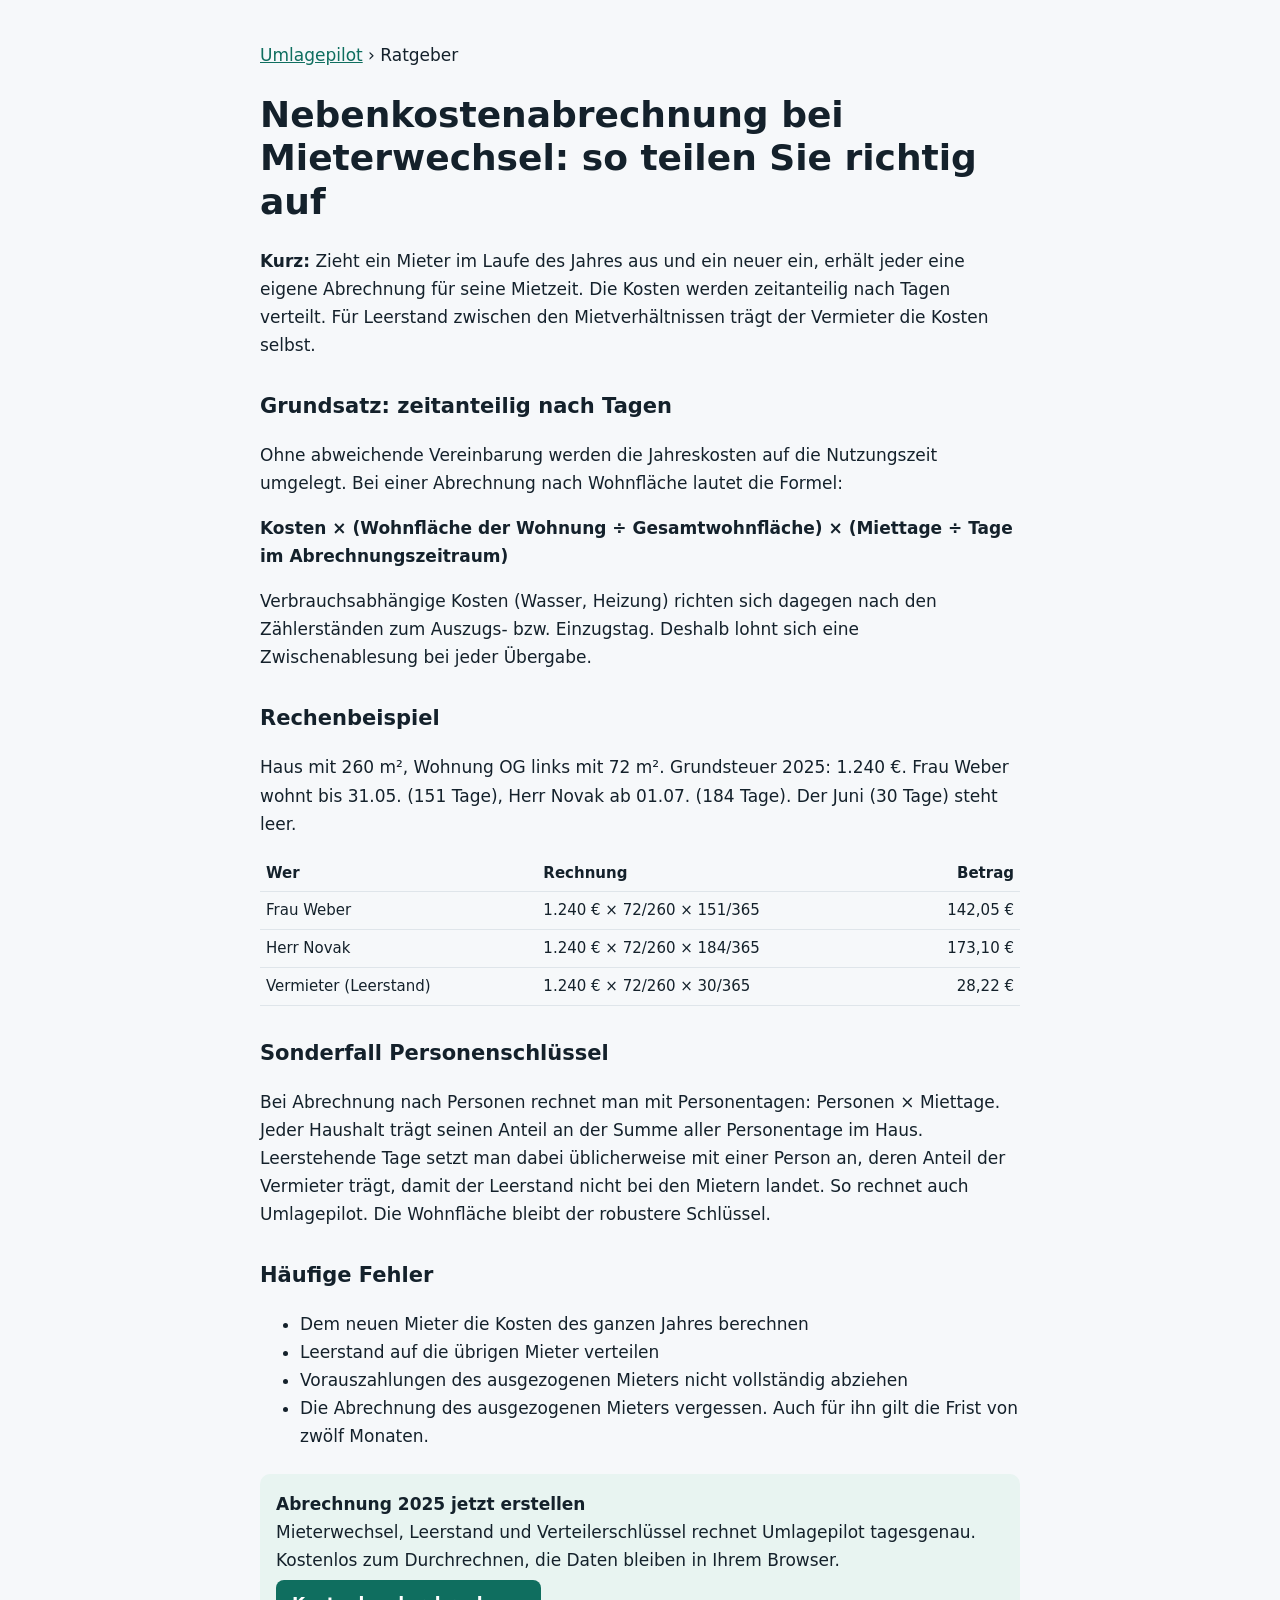
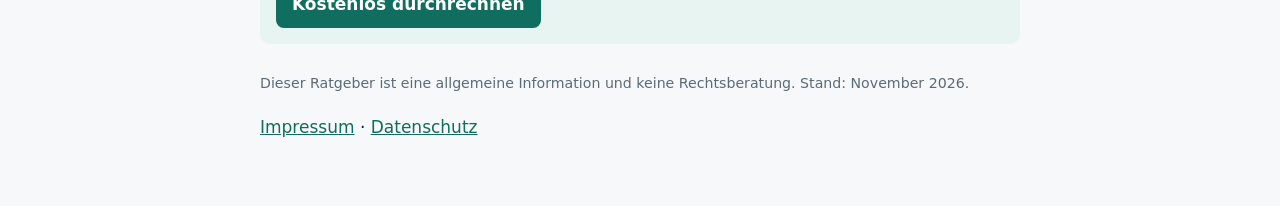
<file: ratgeber/nebenkostenabrechnung-mieterwechsel.html>
<!doctype html><html lang="de"><head><meta charset="utf-8"><script>(function(){var N="https://nexasset.nexgen-consulting.de/nebenkostenabrechnung",h=location.hostname,p=location.pathname;if(/github\.io$|nebenkostenabrechnung-2025\.vercel\.app$/.test(h)){location.replace(N+p.replace("/abrechnungsklar","").replace(/^\/$/,"")+location.search+location.hash)}else if(p==="/nebenkostenabrechnung"){history.replaceState(null,"",p+"/"+location.search+location.hash)}})()</script><meta name="viewport" content="width=device-width, initial-scale=1">
<title>Nebenkostenabrechnung bei Mieterwechsel: tagesgenau aufteilen</title>
<meta name="description" content="Wie Sie Betriebskosten bei Auszug und Einzug im Abrechnungsjahr zeitanteilig aufteilen, mit Rechenbeispiel, Leerstand und Personenschlüssel.">
<link rel="canonical" href="https://nexasset.nexgen-consulting.de/nebenkostenabrechnung/ratgeber/nebenkostenabrechnung-mieterwechsel.html">
<link rel="stylesheet" href="ratgeber.css">
</head><body><main><p><a href="../index.html">Umlagepilot</a> › Ratgeber</p>
<h1>Nebenkostenabrechnung bei Mieterwechsel: so teilen Sie richtig auf</h1>
<p><b>Kurz:</b> Zieht ein Mieter im Laufe des Jahres aus und ein neuer ein, erhält jeder eine eigene Abrechnung für seine Mietzeit. Die Kosten werden zeitanteilig nach Tagen verteilt. Für Leerstand zwischen den Mietverhältnissen trägt der Vermieter die Kosten selbst.</p>
<h2>Grundsatz: zeitanteilig nach Tagen</h2>
<p>Ohne abweichende Vereinbarung werden die Jahreskosten auf die Nutzungszeit umgelegt. Bei einer Abrechnung nach Wohnfläche lautet die Formel:</p>
<p><b>Kosten × (Wohnfläche der Wohnung ÷ Gesamtwohnfläche) × (Miettage ÷ Tage im Abrechnungszeitraum)</b></p>
<p>Verbrauchsabhängige Kosten (Wasser, Heizung) richten sich dagegen nach den Zählerständen zum Auszugs- bzw. Einzugstag. Deshalb lohnt sich eine Zwischenablesung bei jeder Übergabe.</p>
<h2>Rechenbeispiel</h2>
<p>Haus mit 260 m², Wohnung OG links mit 72 m². Grundsteuer 2025: 1.240 €. Frau Weber wohnt bis 31.05. (151 Tage), Herr Novak ab 01.07. (184 Tage). Der Juni (30 Tage) steht leer.</p>
<div class="tw"><table><tr><th>Wer</th><th>Rechnung</th><th class="n">Betrag</th></tr>
<tr><td>Frau Weber</td><td>1.240 € × 72/260 × 151/365</td><td class="n">142,05 €</td></tr>
<tr><td>Herr Novak</td><td>1.240 € × 72/260 × 184/365</td><td class="n">173,10 €</td></tr>
<tr><td>Vermieter (Leerstand)</td><td>1.240 € × 72/260 × 30/365</td><td class="n">28,22 €</td></tr></table></div>
<h2>Sonderfall Personenschlüssel</h2>
<p>Bei Abrechnung nach Personen rechnet man mit Personentagen: Personen × Miettage. Jeder Haushalt trägt seinen Anteil an der Summe aller Personentage im Haus. Leerstehende Tage setzt man dabei üblicherweise mit einer Person an, deren Anteil der Vermieter trägt, damit der Leerstand nicht bei den Mietern landet. So rechnet auch Umlagepilot. Die Wohnfläche bleibt der robustere Schlüssel.</p>
<h2>Häufige Fehler</h2>
<ul><li>Dem neuen Mieter die Kosten des ganzen Jahres berechnen</li><li>Leerstand auf die übrigen Mieter verteilen</li><li>Vorauszahlungen des ausgezogenen Mieters nicht vollständig abziehen</li><li>Die Abrechnung des ausgezogenen Mieters vergessen. Auch für ihn gilt die Frist von zwölf Monaten.</li></ul>
<div class="cta"><b>Abrechnung 2025 jetzt erstellen</b><br>Mieterwechsel, Leerstand und Verteilerschlüssel rechnet Umlagepilot tagesgenau. Kostenlos zum Durchrechnen, die Daten bleiben in Ihrem Browser.<br><a href="../index.html#app">Kostenlos durchrechnen</a></div>
<p><small>Dieser Ratgeber ist eine allgemeine Information und keine Rechtsberatung. Stand: November 2026.</small></p>
<p><a href="../impressum.html">Impressum</a> · <a href="../datenschutz.html">Datenschutz</a></p>
</main></body></html>
</file>
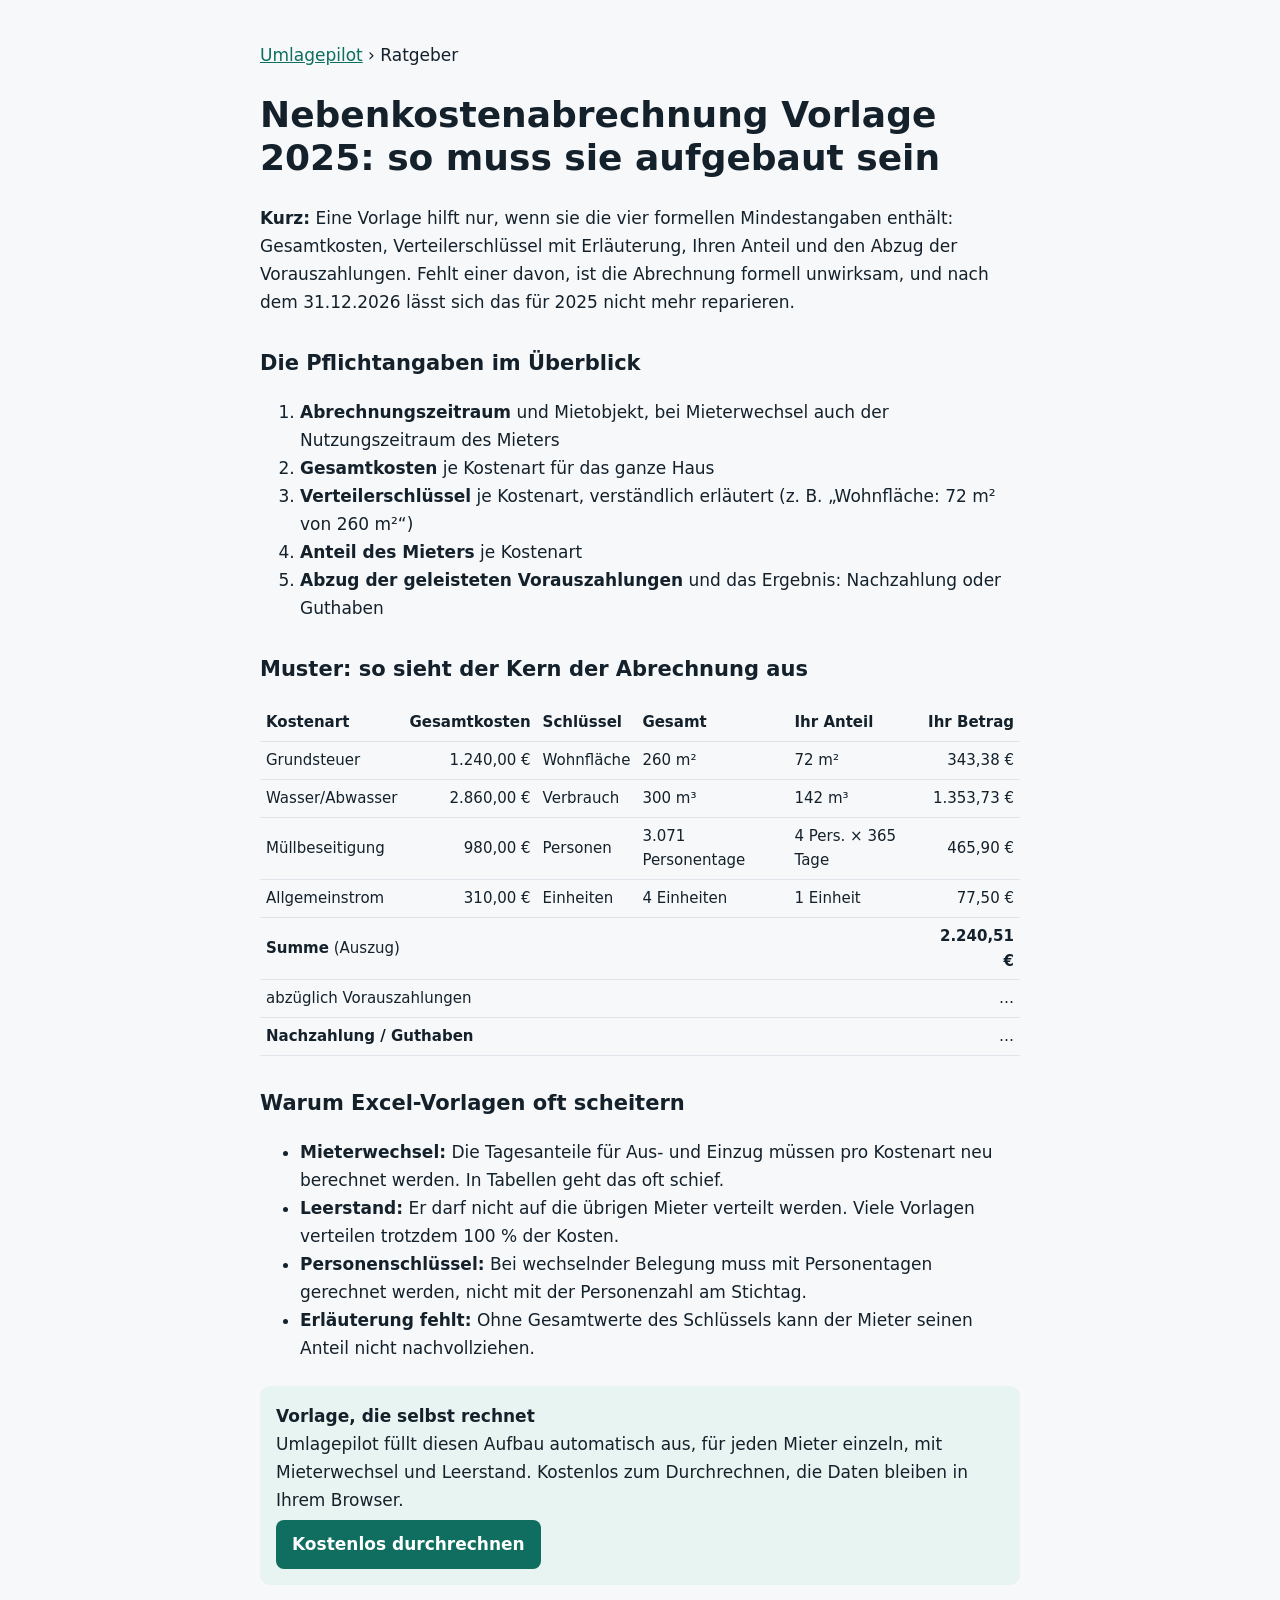
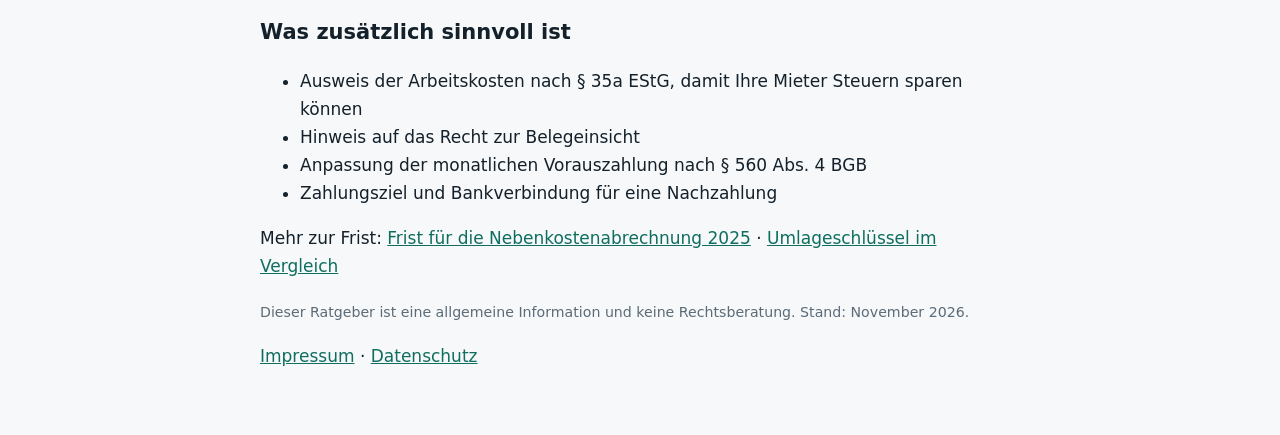
<file: ratgeber/nebenkostenabrechnung-vorlage.html>
<!doctype html><html lang="de"><head><meta charset="utf-8"><script>(function(){var N="https://nexasset.nexgen-consulting.de/nebenkostenabrechnung",h=location.hostname,p=location.pathname;if(/github\.io$|nebenkostenabrechnung-2025\.vercel\.app$/.test(h)){location.replace(N+p.replace("/abrechnungsklar","").replace(/^\/$/,"")+location.search+location.hash)}else if(p==="/nebenkostenabrechnung"){history.replaceState(null,"",p+"/"+location.search+location.hash)}})()</script><meta name="viewport" content="width=device-width, initial-scale=1">
<title>Nebenkostenabrechnung Vorlage 2025: Aufbau, Muster und Pflichtangaben</title>
<meta name="description" content="Wie eine Nebenkostenabrechnung für 2025 aufgebaut sein muss: Pflichtangaben nach BGH, Muster-Tabelle, typische Formfehler und eine kostenlose Vorlage, die direkt im Browser rechnet.">
<link rel="canonical" href="https://nexasset.nexgen-consulting.de/nebenkostenabrechnung/ratgeber/nebenkostenabrechnung-vorlage.html">
<link rel="stylesheet" href="ratgeber.css">
</head><body><main><p><a href="../index.html">Umlagepilot</a> › Ratgeber</p>
<h1>Nebenkostenabrechnung Vorlage 2025: so muss sie aufgebaut sein</h1>
<p><b>Kurz:</b> Eine Vorlage hilft nur, wenn sie die vier formellen Mindestangaben enthält: Gesamtkosten, Verteilerschlüssel mit Erläuterung, Ihren Anteil und den Abzug der Vorauszahlungen. Fehlt einer davon, ist die Abrechnung formell unwirksam, und nach dem 31.12.2026 lässt sich das für 2025 nicht mehr reparieren.</p>
<h2>Die Pflichtangaben im Überblick</h2>
<ol><li><b>Abrechnungszeitraum</b> und Mietobjekt, bei Mieterwechsel auch der Nutzungszeitraum des Mieters</li>
<li><b>Gesamtkosten</b> je Kostenart für das ganze Haus</li>
<li><b>Verteilerschlüssel</b> je Kostenart, verständlich erläutert (z.&nbsp;B. „Wohnfläche: 72 m² von 260 m²“)</li>
<li><b>Anteil des Mieters</b> je Kostenart</li>
<li><b>Abzug der geleisteten Vorauszahlungen</b> und das Ergebnis: Nachzahlung oder Guthaben</li></ol>
<h2>Muster: so sieht der Kern der Abrechnung aus</h2>
<div class="tw"><table><tr><th>Kostenart</th><th class="n">Gesamtkosten</th><th>Schlüssel</th><th>Gesamt</th><th>Ihr Anteil</th><th class="n">Ihr Betrag</th></tr>
<tr><td>Grundsteuer</td><td class="n">1.240,00 €</td><td>Wohnfläche</td><td>260 m²</td><td>72 m²</td><td class="n">343,38 €</td></tr>
<tr><td>Wasser/Abwasser</td><td class="n">2.860,00 €</td><td>Verbrauch</td><td>300 m³</td><td>142 m³</td><td class="n">1.353,73 €</td></tr>
<tr><td>Müllbeseitigung</td><td class="n">980,00 €</td><td>Personen</td><td>3.071 Personentage</td><td>4 Pers. × 365 Tage</td><td class="n">465,90 €</td></tr>
<tr><td>Allgemeinstrom</td><td class="n">310,00 €</td><td>Einheiten</td><td>4 Einheiten</td><td>1 Einheit</td><td class="n">77,50 €</td></tr>
<tr><td colspan="5"><b>Summe</b> (Auszug)</td><td class="n"><b>2.240,51 €</b></td></tr>
<tr><td colspan="5">abzüglich Vorauszahlungen</td><td class="n">…</td></tr>
<tr><td colspan="5"><b>Nachzahlung / Guthaben</b></td><td class="n">…</td></tr></table></div>
<h2>Warum Excel-Vorlagen oft scheitern</h2>
<ul><li><b>Mieterwechsel:</b> Die Tagesanteile für Aus- und Einzug müssen pro Kostenart neu berechnet werden. In Tabellen geht das oft schief.</li>
<li><b>Leerstand:</b> Er darf nicht auf die übrigen Mieter verteilt werden. Viele Vorlagen verteilen trotzdem 100 % der Kosten.</li>
<li><b>Personenschlüssel:</b> Bei wechselnder Belegung muss mit Personentagen gerechnet werden, nicht mit der Personenzahl am Stichtag.</li>
<li><b>Erläuterung fehlt:</b> Ohne Gesamtwerte des Schlüssels kann der Mieter seinen Anteil nicht nachvollziehen.</li></ul>
<div class="cta"><b>Vorlage, die selbst rechnet</b><br>Umlagepilot füllt diesen Aufbau automatisch aus, für jeden Mieter einzeln, mit Mieterwechsel und Leerstand. Kostenlos zum Durchrechnen, die Daten bleiben in Ihrem Browser.<br><a href="../index.html#app">Kostenlos durchrechnen</a></div>
<h2>Was zusätzlich sinnvoll ist</h2>
<ul><li>Ausweis der Arbeitskosten nach § 35a EStG, damit Ihre Mieter Steuern sparen können</li><li>Hinweis auf das Recht zur Belegeinsicht</li><li>Anpassung der monatlichen Vorauszahlung nach § 560 Abs. 4 BGB</li><li>Zahlungsziel und Bankverbindung für eine Nachzahlung</li></ul>
<p>Mehr zur Frist: <a href="frist-nebenkostenabrechnung-2025.html">Frist für die Nebenkostenabrechnung 2025</a> · <a href="umlageschluessel-nebenkosten.html">Umlageschlüssel im Vergleich</a></p>
<p><small>Dieser Ratgeber ist eine allgemeine Information und keine Rechtsberatung. Stand: November 2026.</small></p>
<p><a href="../impressum.html">Impressum</a> · <a href="../datenschutz.html">Datenschutz</a></p>
</main></body></html>
</file>
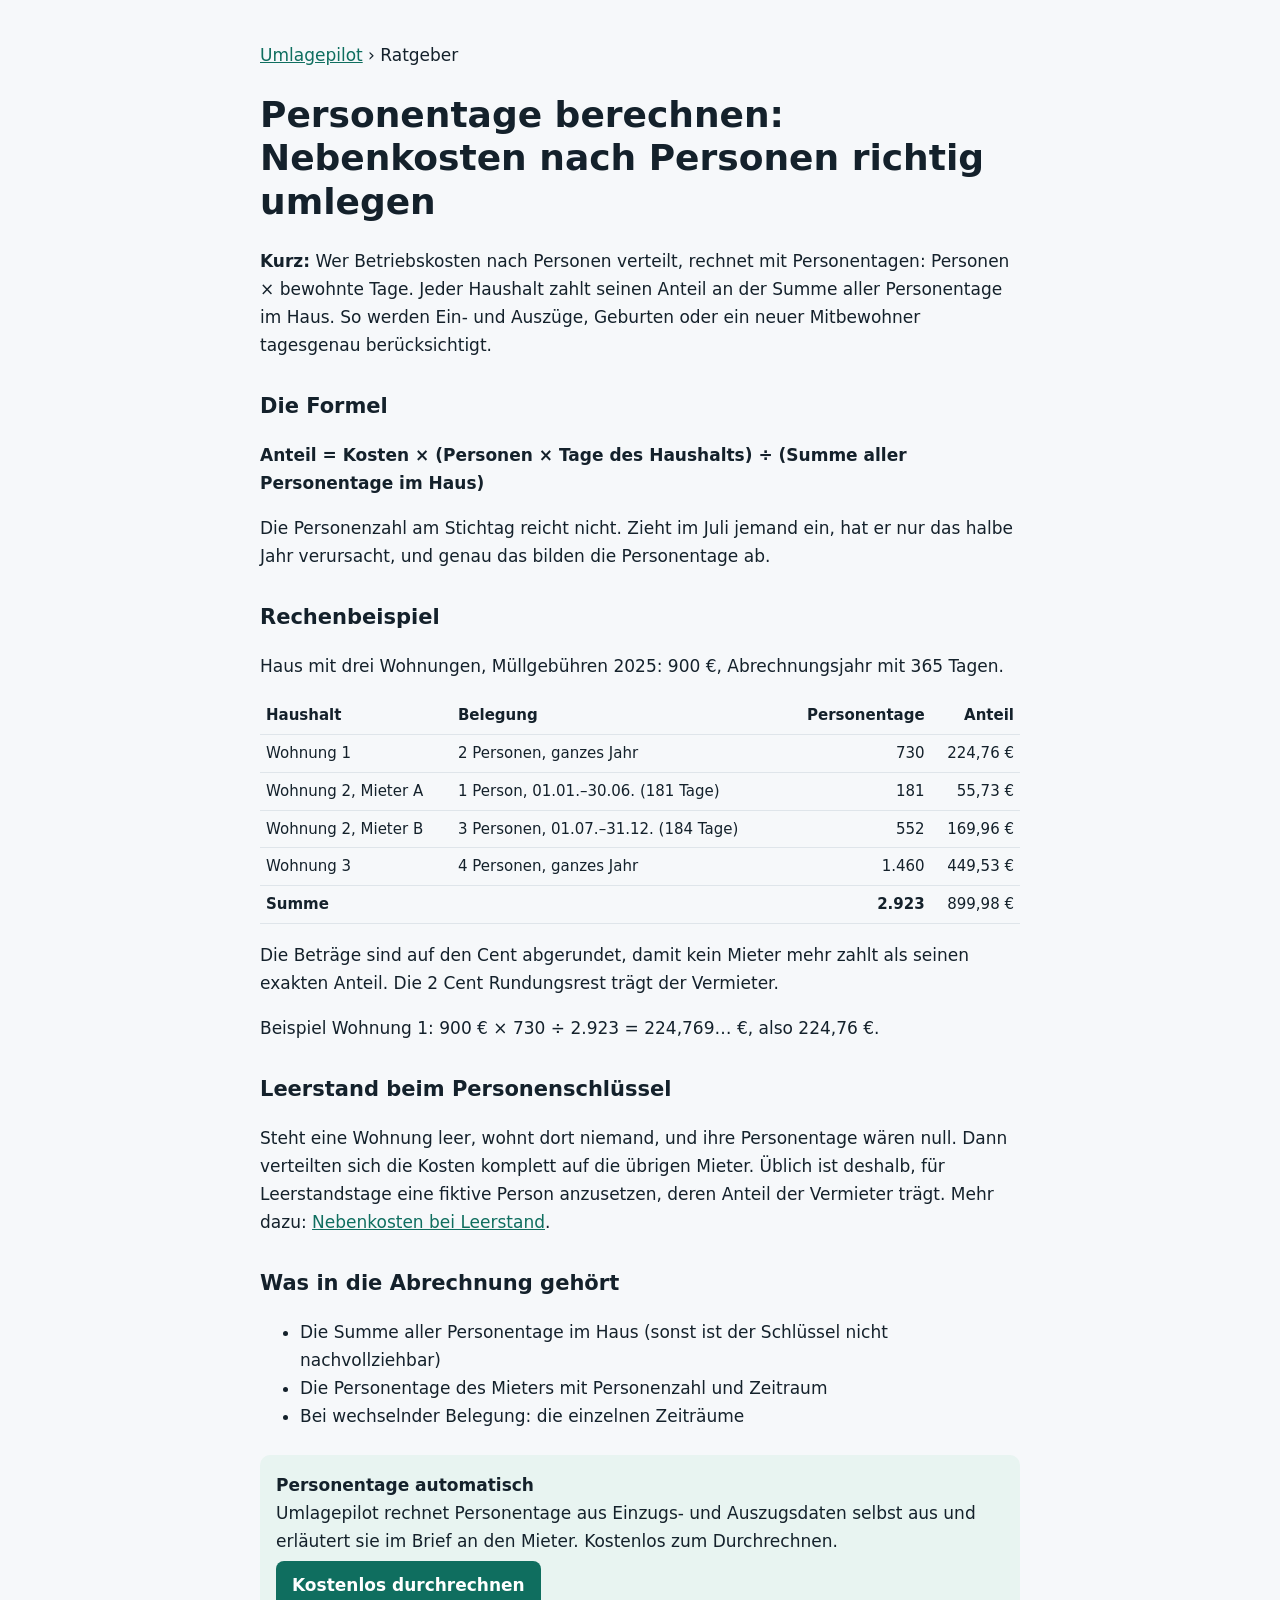
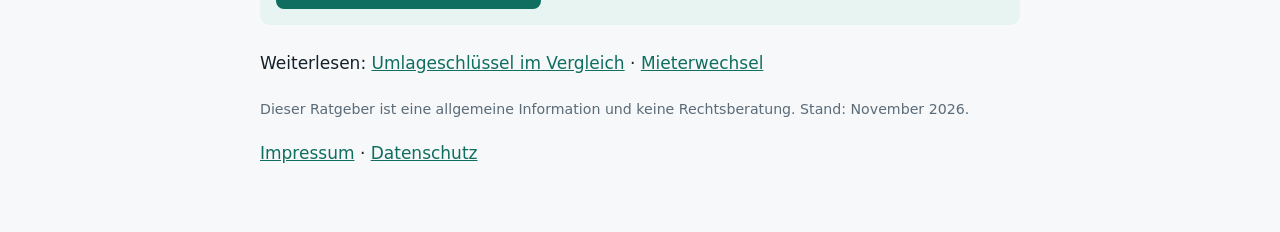
<file: ratgeber/personentage-berechnen.html>
<!doctype html><html lang="de"><head><meta charset="utf-8"><script>(function(){var N="https://nexasset.nexgen-consulting.de/nebenkostenabrechnung",h=location.hostname,p=location.pathname;if(/github\.io$|nebenkostenabrechnung-2025\.vercel\.app$/.test(h)){location.replace(N+p.replace("/abrechnungsklar","").replace(/^\/$/,"")+location.search+location.hash)}else if(p==="/nebenkostenabrechnung"){history.replaceState(null,"",p+"/"+location.search+location.hash)}})()</script><meta name="viewport" content="width=device-width, initial-scale=1">
<title>Personentage berechnen: Nebenkosten nach Personen umlegen</title>
<meta name="description" content="So verteilen Sie Müll, Wasser oder Aufzug nach Personen, wenn sich die Belegung im Jahr ändert: Personentage berechnen, mit Formel, Rechenbeispiel und Mieterwechsel.">
<link rel="canonical" href="https://nexasset.nexgen-consulting.de/nebenkostenabrechnung/ratgeber/personentage-berechnen.html">
<link rel="stylesheet" href="ratgeber.css">
</head><body><main><p><a href="../index.html">Umlagepilot</a> › Ratgeber</p>
<h1>Personentage berechnen: Nebenkosten nach Personen richtig umlegen</h1>
<p><b>Kurz:</b> Wer Betriebskosten nach Personen verteilt, rechnet mit Personentagen: Personen × bewohnte Tage. Jeder Haushalt zahlt seinen Anteil an der Summe aller Personentage im Haus. So werden Ein- und Auszüge, Geburten oder ein neuer Mitbewohner tagesgenau berücksichtigt.</p>
<h2>Die Formel</h2>
<p><b>Anteil = Kosten × (Personen × Tage des Haushalts) ÷ (Summe aller Personentage im Haus)</b></p>
<p>Die Personenzahl am Stichtag reicht nicht. Zieht im Juli jemand ein, hat er nur das halbe Jahr verursacht, und genau das bilden die Personentage ab.</p>
<h2>Rechenbeispiel</h2>
<p>Haus mit drei Wohnungen, Müllgebühren 2025: 900 €, Abrechnungsjahr mit 365 Tagen.</p>
<div class="tw"><table><tr><th>Haushalt</th><th>Belegung</th><th class="n">Personentage</th><th class="n">Anteil</th></tr>
<tr><td>Wohnung 1</td><td>2 Personen, ganzes Jahr</td><td class="n">730</td><td class="n">224,76 €</td></tr>
<tr><td>Wohnung 2, Mieter A</td><td>1 Person, 01.01.–30.06. (181 Tage)</td><td class="n">181</td><td class="n">55,73 €</td></tr>
<tr><td>Wohnung 2, Mieter B</td><td>3 Personen, 01.07.–31.12. (184 Tage)</td><td class="n">552</td><td class="n">169,96 €</td></tr>
<tr><td>Wohnung 3</td><td>4 Personen, ganzes Jahr</td><td class="n">1.460</td><td class="n">449,53 €</td></tr>
<tr><td colspan="2"><b>Summe</b></td><td class="n"><b>2.923</b></td><td class="n">899,98 €</td></tr></table></div>
<p>Die Beträge sind auf den Cent abgerundet, damit kein Mieter mehr zahlt als seinen exakten Anteil. Die 2 Cent Rundungsrest trägt der Vermieter.</p>
<p>Beispiel Wohnung 1: 900 € × 730 ÷ 2.923 = 224,769… €, also 224,76 €.</p>
<h2>Leerstand beim Personenschlüssel</h2>
<p>Steht eine Wohnung leer, wohnt dort niemand, und ihre Personentage wären null. Dann verteilten sich die Kosten komplett auf die übrigen Mieter. Üblich ist deshalb, für Leerstandstage eine fiktive Person anzusetzen, deren Anteil der Vermieter trägt. Mehr dazu: <a href="nebenkosten-leerstand.html">Nebenkosten bei Leerstand</a>.</p>
<h2>Was in die Abrechnung gehört</h2>
<ul><li>Die Summe aller Personentage im Haus (sonst ist der Schlüssel nicht nachvollziehbar)</li><li>Die Personentage des Mieters mit Personenzahl und Zeitraum</li><li>Bei wechselnder Belegung: die einzelnen Zeiträume</li></ul>
<div class="cta"><b>Personentage automatisch</b><br>Umlagepilot rechnet Personentage aus Einzugs- und Auszugsdaten selbst aus und erläutert sie im Brief an den Mieter. Kostenlos zum Durchrechnen.<br><a href="../index.html#app">Kostenlos durchrechnen</a></div>
<p>Weiterlesen: <a href="umlageschluessel-nebenkosten.html">Umlageschlüssel im Vergleich</a> · <a href="nebenkostenabrechnung-mieterwechsel.html">Mieterwechsel</a></p>
<p><small>Dieser Ratgeber ist eine allgemeine Information und keine Rechtsberatung. Stand: November 2026.</small></p>
<p><a href="../impressum.html">Impressum</a> · <a href="../datenschutz.html">Datenschutz</a></p>
</main></body></html>
</file>
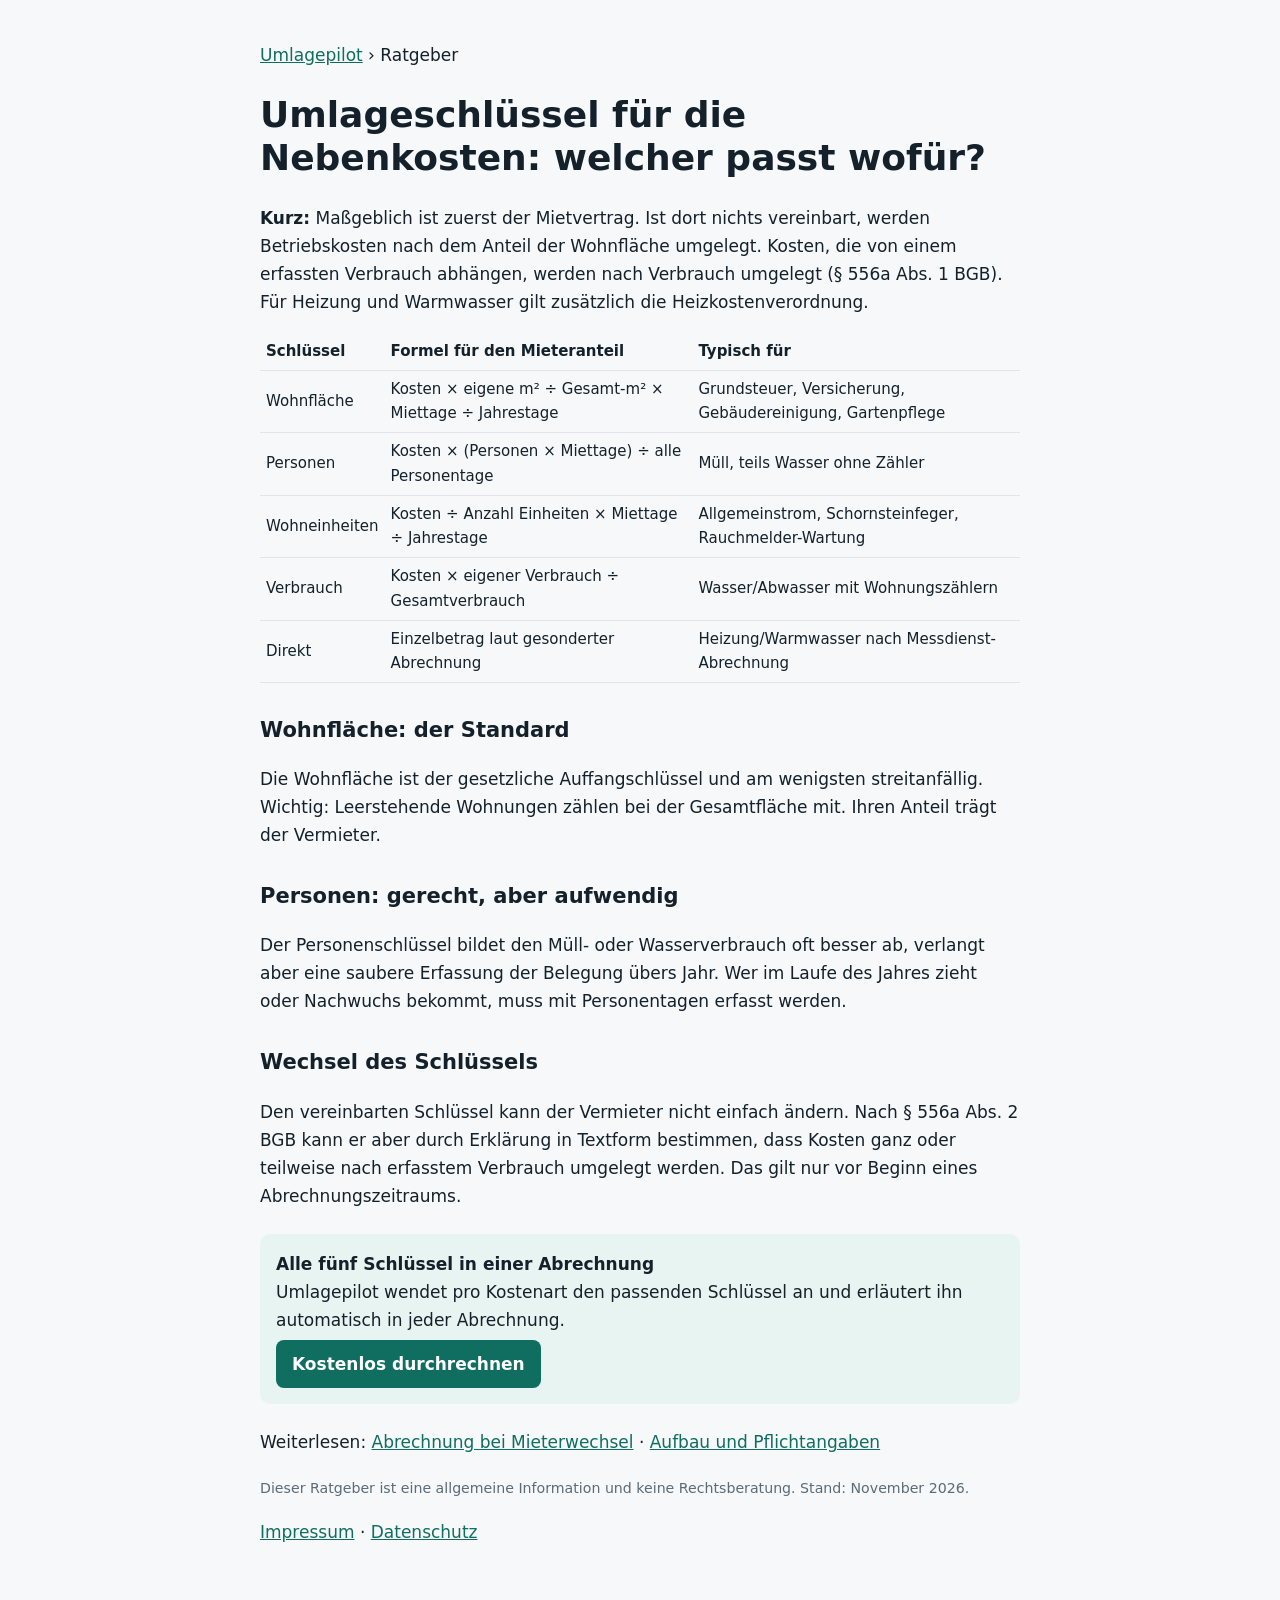
<file: ratgeber/umlageschluessel-nebenkosten.html>
<!doctype html><html lang="de"><head><meta charset="utf-8"><script>(function(){var N="https://nexasset.nexgen-consulting.de/nebenkostenabrechnung",h=location.hostname,p=location.pathname;if(/github\.io$|nebenkostenabrechnung-2025\.vercel\.app$/.test(h)){location.replace(N+p.replace("/abrechnungsklar","").replace(/^\/$/,"")+location.search+location.hash)}else if(p==="/nebenkostenabrechnung"){history.replaceState(null,"",p+"/"+location.search+location.hash)}})()</script><meta name="viewport" content="width=device-width, initial-scale=1">
<title>Umlageschlüssel Nebenkosten: Wohnfläche, Personen, Verbrauch im Vergleich</title>
<meta name="description" content="Welcher Umlageschlüssel für welche Betriebskosten? Wohnfläche, Personen, Wohneinheiten, Verbrauch und direkte Zuordnung erklärt, mit Formeln und Beispielen.">
<link rel="canonical" href="https://nexasset.nexgen-consulting.de/nebenkostenabrechnung/ratgeber/umlageschluessel-nebenkosten.html">
<link rel="stylesheet" href="ratgeber.css">
</head><body><main><p><a href="../index.html">Umlagepilot</a> › Ratgeber</p>
<h1>Umlageschlüssel für die Nebenkosten: welcher passt wofür?</h1>
<p><b>Kurz:</b> Maßgeblich ist zuerst der Mietvertrag. Ist dort nichts vereinbart, werden Betriebskosten nach dem Anteil der Wohnfläche umgelegt. Kosten, die von einem erfassten Verbrauch abhängen, werden nach Verbrauch umgelegt (§ 556a Abs. 1 BGB). Für Heizung und Warmwasser gilt zusätzlich die Heizkostenverordnung.</p>
<div class="tw"><table><tr><th>Schlüssel</th><th>Formel für den Mieteranteil</th><th>Typisch für</th></tr>
<tr><td>Wohnfläche</td><td>Kosten × eigene m² ÷ Gesamt-m² × Miettage ÷ Jahrestage</td><td>Grundsteuer, Versicherung, Gebäudereinigung, Gartenpflege</td></tr>
<tr><td>Personen</td><td>Kosten × (Personen × Miettage) ÷ alle Personentage</td><td>Müll, teils Wasser ohne Zähler</td></tr>
<tr><td>Wohneinheiten</td><td>Kosten ÷ Anzahl Einheiten × Miettage ÷ Jahrestage</td><td>Allgemeinstrom, Schornsteinfeger, Rauchmelder-Wartung</td></tr>
<tr><td>Verbrauch</td><td>Kosten × eigener Verbrauch ÷ Gesamtverbrauch</td><td>Wasser/Abwasser mit Wohnungszählern</td></tr>
<tr><td>Direkt</td><td>Einzelbetrag laut gesonderter Abrechnung</td><td>Heizung/Warmwasser nach Messdienst-Abrechnung</td></tr></table></div>
<h2>Wohnfläche: der Standard</h2>
<p>Die Wohnfläche ist der gesetzliche Auffangschlüssel und am wenigsten streitanfällig. Wichtig: Leerstehende Wohnungen zählen bei der Gesamtfläche mit. Ihren Anteil trägt der Vermieter.</p>
<h2>Personen: gerecht, aber aufwendig</h2>
<p>Der Personenschlüssel bildet den Müll- oder Wasserverbrauch oft besser ab, verlangt aber eine saubere Erfassung der Belegung übers Jahr. Wer im Laufe des Jahres zieht oder Nachwuchs bekommt, muss mit Personentagen erfasst werden.</p>
<h2>Wechsel des Schlüssels</h2>
<p>Den vereinbarten Schlüssel kann der Vermieter nicht einfach ändern. Nach § 556a Abs. 2 BGB kann er aber durch Erklärung in Textform bestimmen, dass Kosten ganz oder teilweise nach erfasstem Verbrauch umgelegt werden. Das gilt nur vor Beginn eines Abrechnungszeitraums.</p>
<div class="cta"><b>Alle fünf Schlüssel in einer Abrechnung</b><br>Umlagepilot wendet pro Kostenart den passenden Schlüssel an und erläutert ihn automatisch in jeder Abrechnung.<br><a href="../index.html#app">Kostenlos durchrechnen</a></div>
<p>Weiterlesen: <a href="nebenkostenabrechnung-mieterwechsel.html">Abrechnung bei Mieterwechsel</a> · <a href="nebenkostenabrechnung-vorlage.html">Aufbau und Pflichtangaben</a></p>
<p><small>Dieser Ratgeber ist eine allgemeine Information und keine Rechtsberatung. Stand: November 2026.</small></p>
<p><a href="../impressum.html">Impressum</a> · <a href="../datenschutz.html">Datenschutz</a></p>
</main></body></html>
</file>
<file: ratgeber/ratgeber.css>
body{margin:0;background:#f6f8fa;color:#14212b;font:17px/1.65 system-ui,-apple-system,"Segoe UI",Roboto,sans-serif}main{max-width:760px;margin:0 auto;padding:24px 16px 48px}a{color:#0f6e5f}h1{font-size:clamp(26px,4vw,36px);line-height:1.2}h2{font-size:21px;margin-top:30px}.cta{background:#e8f4f1;border-radius:10px;padding:16px;margin:24px 0}.cta a{display:inline-block;background:#0f6e5f;color:#fff;padding:10px 16px;border-radius:8px;font-weight:700;text-decoration:none;margin-top:6px}table{border-collapse:collapse;width:100%;font-size:15px}td,th{border-bottom:1px solid #dfe5ea;padding:6px;text-align:left}td.n,th.n{text-align:right}.tw{overflow-x:auto}small{color:#5b6b78}
</file>
